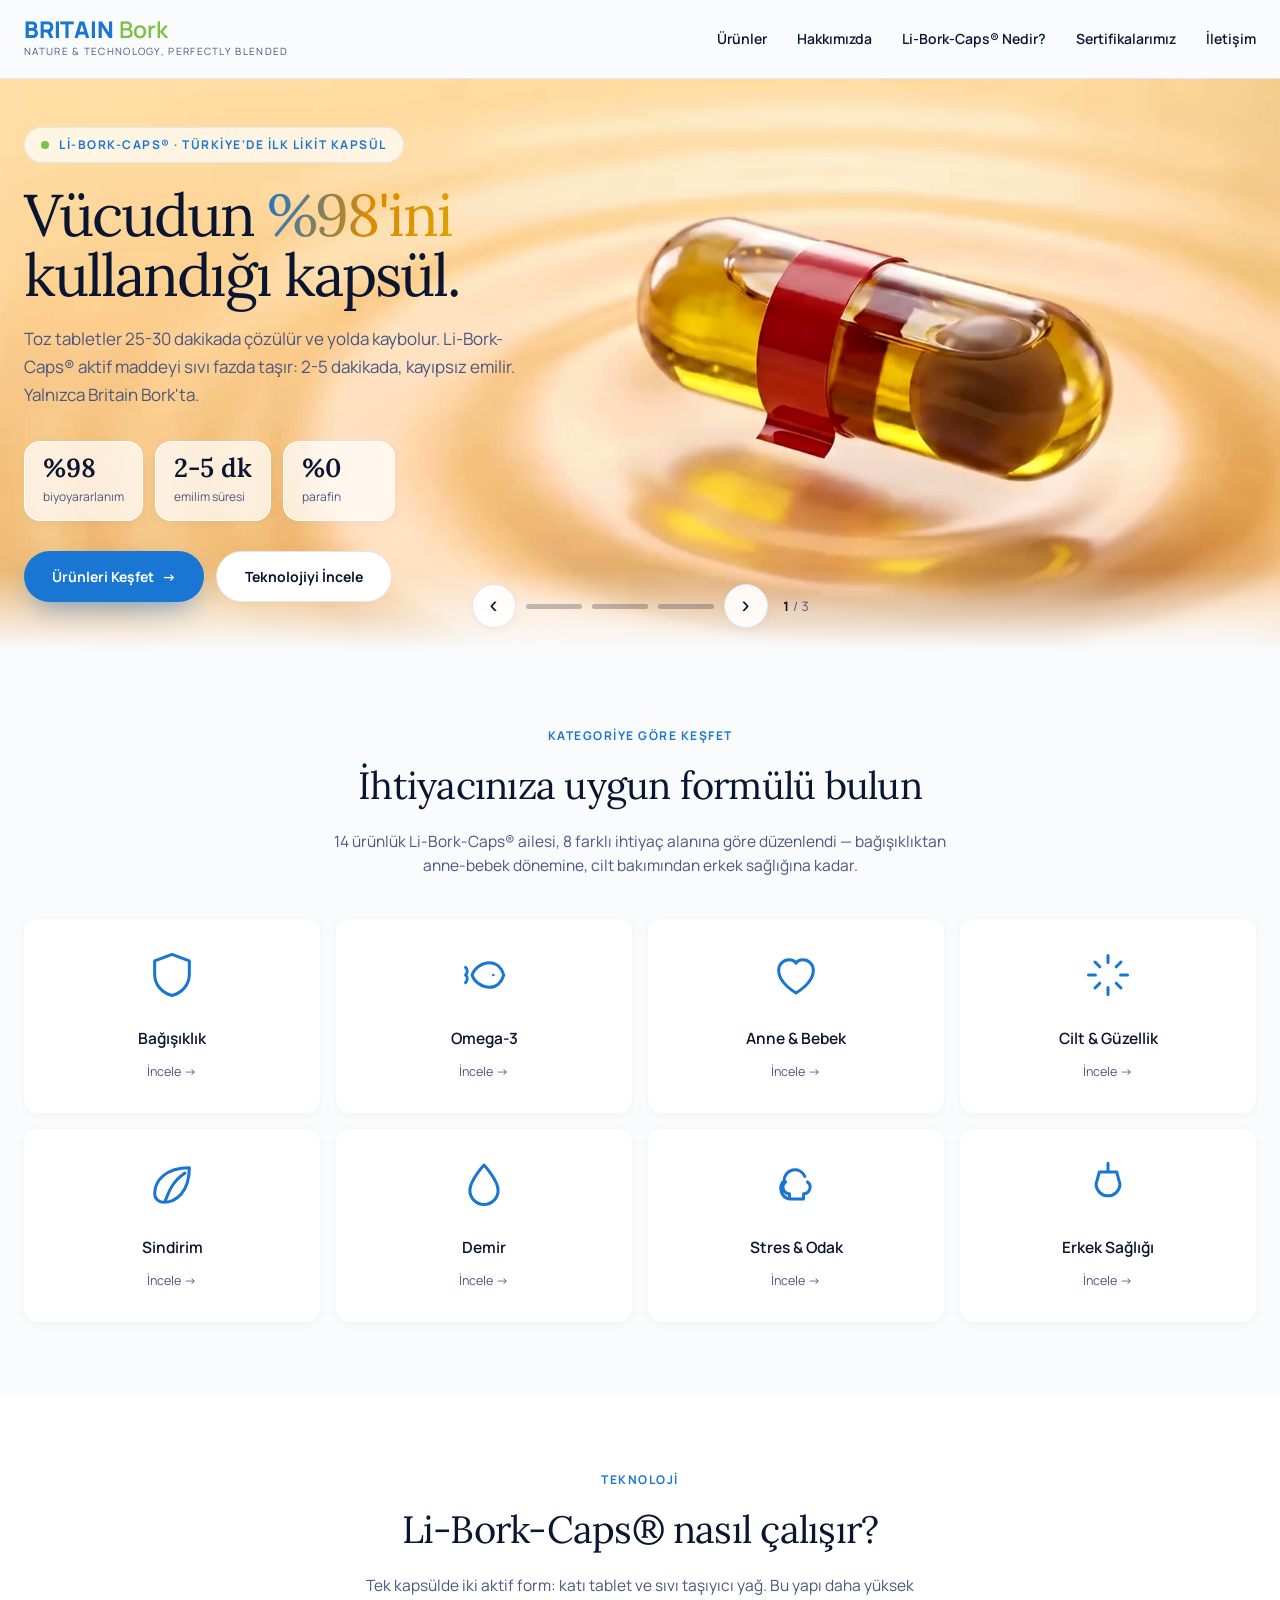
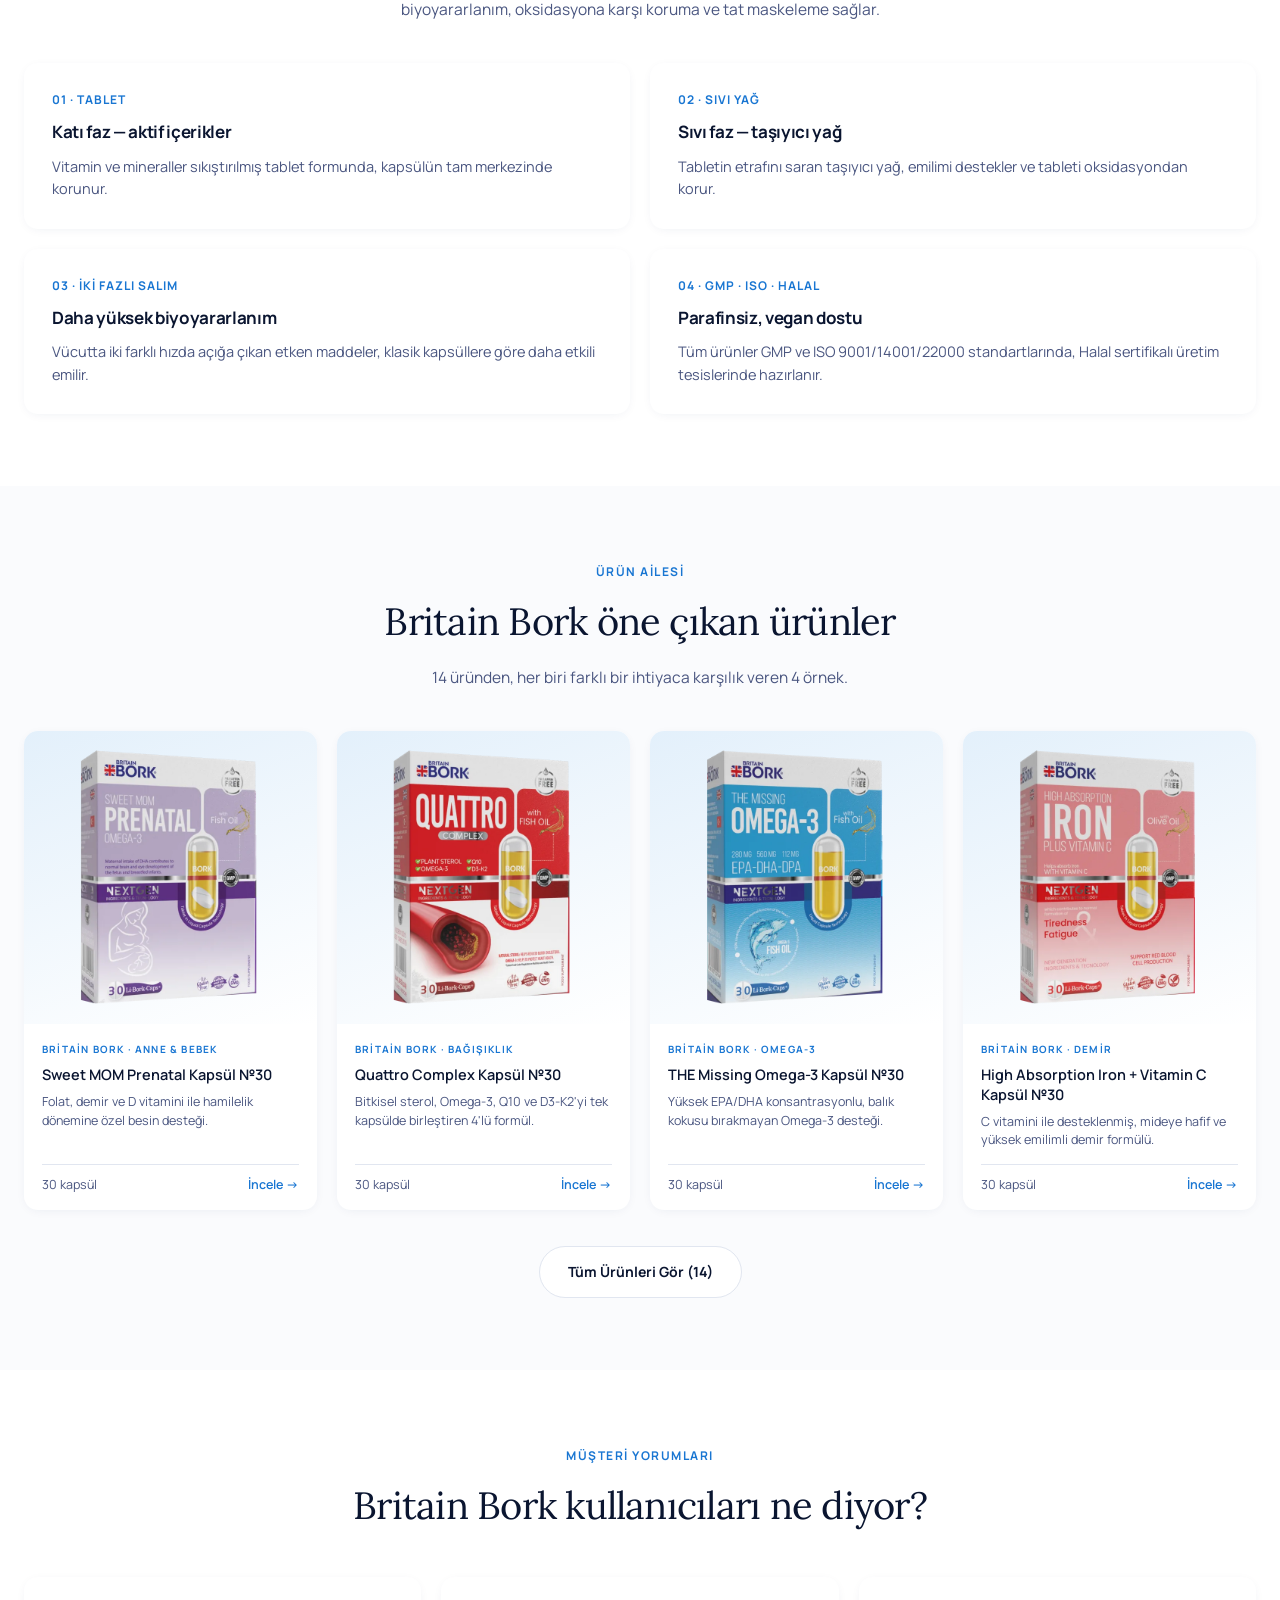
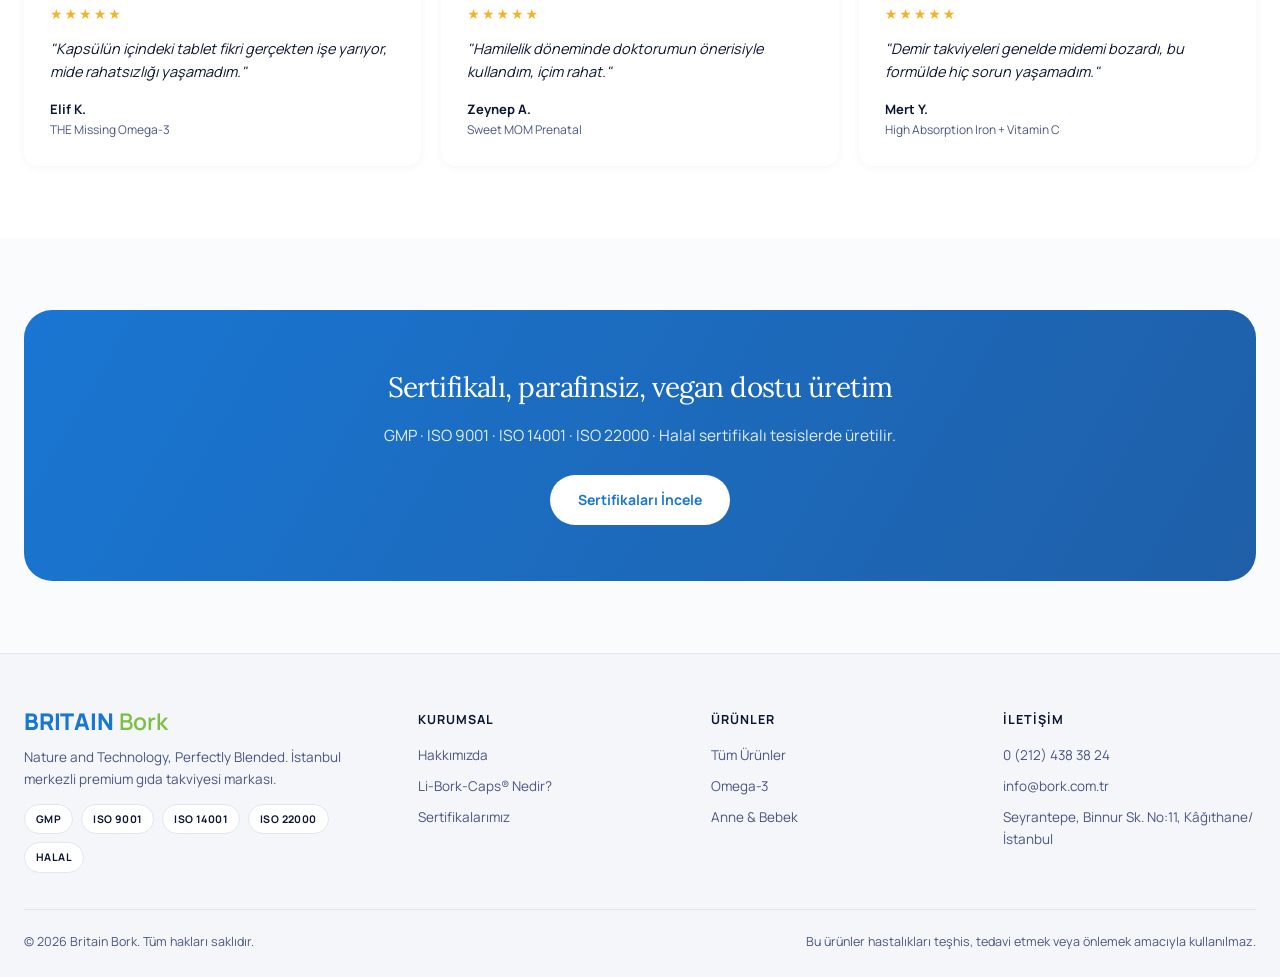
<file: index.html>
<!DOCTYPE html>
<html lang="tr">
<head>
<meta charset="UTF-8">
<meta name="viewport" content="width=device-width, initial-scale=1.0">
<title>Britain Bork | Li-Bork-Caps® Likit Kapsül Teknolojisi</title>
<meta name="description" content="Britain Bork, Bork Health'in likit kapsül teknolojisi Li-Bork-Caps® ile ürettiği premium gıda takviyesi markasıdır. Omega-3, bağışıklık, anne-bebek ve daha fazlası.">
<link rel="canonical" href="https://culfacemal-hub.github.io/britain-bork-site/">
<meta property="og:type" content="website">
<meta property="og:title" content="Britain Bork | Li-Bork-Caps® Likit Kapsül Teknolojisi">
<meta property="og:description" content="Sıvı dolu sert kapsül teknolojisiyle üretilen, biyoyararlanımı yüksek Britain Bork gıda takviyeleri.">
<meta property="og:image" content="https://culfacemal-hub.github.io/britain-bork-site/images/products/britain-bork-quattro-complex-kapsuly-n30.084d032e.webp">
<meta property="og:url" content="https://culfacemal-hub.github.io/britain-bork-site/">
<meta name="twitter:card" content="summary_large_image">
<link rel="preconnect" href="https://fonts.googleapis.com">
<link href="https://fonts.googleapis.com/css2?family=Lora:wght@400;500;600&family=Manrope:wght@400;500;600;700;800&display=swap" rel="stylesheet">
<link rel="stylesheet" href="css/style.css?v=11">
</head>
<body>

<div id="site-header" data-active="index"></div>

<section class="hero" aria-roledescription="carousel" aria-label="Li-Bork-Caps tanıtımı">
  <div class="hero-slides">
    <div class="hero-slide active">
      <div class="hero-media">
        <video class="hero-video hero-video-desktop" data-src="video/hero-capsule.mp4?v=2" poster="video/hero-poster.jpg?v=2" muted playsinline preload="none" aria-label="Li-Bork-Caps kapsülü açılıyor: içinden sıvı yağ ve tablet çıkıyor"></video>
        <video class="hero-video hero-video-mobile" data-src="video/hero-capsule-mobile.mp4?v=2" poster="video/hero-poster-mobile.jpg?v=2" width="840" height="630" muted playsinline preload="none" aria-label="Li-Bork-Caps kapsülü açılıyor: içinden sıvı yağ ve tablet çıkıyor"></video>
        <div class="hero-callout hc-oil" aria-hidden="true"><span class="hc-label"><b>Sıvı faz</b> taşıyıcı yağ</span></div>
        <div class="hero-callout hc-tab" aria-hidden="true"><span class="hc-label"><b>Katı faz</b> tablet</span></div>
        <div class="hero-fade" aria-hidden="true"></div>
      </div>
      <div class="container-x hero-inner">
    <div class="hero-copy">
      <div class="hero-eyebrow"><span class="live-dot"></span>Li-Bork-Caps® · Türkiye'de ilk likit kapsül</div>
      <h1>Vücudun <em>%98'ini</em> kullandığı kapsül.</h1>
      <p>Toz tabletler 25-30 dakikada çözülür ve yolda kaybolur. Li-Bork-Caps® aktif maddeyi sıvı fazda taşır: 2-5 dakikada, kayıpsız emilir. Yalnızca Britain Bork'ta.</p>
      <div class="hero-stats">
        <div class="hero-stat"><b><span data-count="98" data-prefix="%">%98</span></b><span>biyoyararlanım</span></div>
        <div class="hero-stat"><b>2-5 dk</b><span>emilim süresi</span></div>
        <div class="hero-stat"><b><span data-count="0" data-prefix="%">%0</span></b><span>parafin</span></div>
      </div>
      <div class="hero-cta">
        <a href="urunler.html" class="btn btn-primary btn-glow">Ürünleri Keşfet <span aria-hidden="true">→</span></a>
        <a href="liborkcaps.html" class="btn btn-outline">Teknolojiyi İncele</a>
      </div>
    </div>
      </div>
    </div>
    <div class="hero-slide">
      <div class="hero-media">
        <video class="hero-video hero-video-desktop" data-src="video/hero-glass.mp4" poster="video/hero-glass.jpg" muted playsinline preload="none" aria-label="Şeffaf kapsül açılıyor, altın renkli yağ damlası ve tablet havada süzülüyor"></video>
        <video class="hero-video hero-video-mobile" data-src="video/hero-glass-mobile.mp4" poster="video/hero-glass-mobile.jpg" width="840" height="630" muted playsinline preload="none" aria-label="Şeffaf kapsül açılıyor, altın renkli yağ damlası ve tablet havada süzülüyor"></video>
        <div class="hero-fade" aria-hidden="true"></div>
      </div>
      <div class="container-x hero-inner">
        <div class="hero-copy">
          <div class="hero-eyebrow"><span class="live-dot"></span>Tablet in Liquid Capsule</div>
          <div class="hero-title">Tek kapsülde <em>iki faz</em>.</div>
          <p>Vitamin ve mineraller katı tablette, faydalı yağlar sıvı fazda. İkisi aynı kapsülde, birbirine karışmadan — iki ayrı ürün yerine tek kapsül.</p>
          <div class="hero-cta">
            <a href="liborkcaps.html" class="btn btn-primary btn-glow">Teknolojiyi İncele <span aria-hidden="true">→</span></a>
            <a href="urunler.html" class="btn btn-outline">Ürünleri Keşfet</a>
          </div>
        </div>
      </div>
    </div>
    <div class="hero-slide">
      <div class="hero-media">
        <video class="hero-video hero-video-desktop" data-src="video/hero-classic.mp4" poster="video/hero-classic.jpg" muted playsinline preload="none" aria-label="Bantlı Li-Bork-Caps kapsülü açılıyor, içinden yağ ve tablet çıkıyor"></video>
        <video class="hero-video hero-video-mobile" data-src="video/hero-classic-mobile.mp4" poster="video/hero-classic-mobile.jpg" width="840" height="630" muted playsinline preload="none" aria-label="Bantlı Li-Bork-Caps kapsülü açılıyor, içinden yağ ve tablet çıkıyor"></video>
        <div class="hero-fade" aria-hidden="true"></div>
      </div>
      <div class="container-x hero-inner">
        <div class="hero-copy">
          <div class="hero-eyebrow"><span class="live-dot"></span>Softgel'e alternatif</div>
          <div class="hero-title">Parafinsiz. <em>Bitki bazlı.</em> Hava geçirmez.</div>
          <p>Yumuşak kapsüllerdeki parafin yok. Bitki bazlı kapsül vücutta kolayca çözülür; hava geçirmez yapısı yağı oksijenden korur.</p>
          <div class="hero-cta">
            <a href="urunler.html" class="btn btn-primary btn-glow">Ürünleri Keşfet <span aria-hidden="true">→</span></a>
            <a href="sertifikalar.html" class="btn btn-outline">Sertifikalar</a>
          </div>
        </div>
      </div>
    </div>
  </div>
  <div class="hero-nav">
    <button type="button" class="hero-arrow" data-dir="-1" aria-label="Önceki slayt">‹</button>
    <button type="button" class="hero-dot active" aria-label="Slayt 1"><i></i></button>
    <button type="button" class="hero-dot" aria-label="Slayt 2"><i></i></button>
    <button type="button" class="hero-dot" aria-label="Slayt 3"><i></i></button>
    <button type="button" class="hero-arrow" data-dir="1" aria-label="Sonraki slayt">›</button>
    <span class="hero-count" aria-hidden="true"><b>1</b> / 3</span>
  </div>
</section>

<section class="section">
  <div class="container-x">
    <div class="section-head">
      <div class="eyebrow">Kategoriye Göre Keşfet</div>
      <h2>İhtiyacınıza uygun formülü bulun</h2>
      <p>14 ürünlük Li-Bork-Caps® ailesi, 8 farklı ihtiyaç alanına göre düzenlendi — bağışıklıktan anne-bebek dönemine, cilt bakımından erkek sağlığına kadar.</p>
    </div>
    <div class="categories">
      <a class="category-card" href="urunler.html#bagisiklik">
        <svg viewBox="0 0 24 24" fill="none" stroke="currentColor" stroke-width="1.4" stroke-linecap="round" stroke-linejoin="round"><path d="M12 2.5 4 5.5v6c0 5 3.3 8.7 8 10 4.7-1.3 8-5 8-10v-6L12 2.5Z"/></svg>
        <div class="cat-title">Bağışıklık</div>
        <div class="cat-link">İncele →</div>
      </a>
      <a class="category-card" href="urunler.html#omega">
        <svg viewBox="0 0 24 24" fill="none" stroke="currentColor" stroke-width="1.4" stroke-linecap="round" stroke-linejoin="round"><path d="M6.5 12c1-3.3 4.7-5.7 8-5.7 3.3 0 5.7 2.4 6.6 5.7-.9 3.3-3.3 5.7-6.6 5.7-3.3 0-7-2.4-8-5.7Z"/><circle cx="16.3" cy="12" r=".6" fill="currentColor" stroke="none"/><path d="M3.5 8.5c1 1 1 2.5 0 3.5m0 0c1 1 1 2.5 0 3.5"/></svg>
        <div class="cat-title">Omega-3</div>
        <div class="cat-link">İncele →</div>
      </a>
      <a class="category-card" href="urunler.html#anne-bebek">
        <svg viewBox="0 0 24 24" fill="none" stroke="currentColor" stroke-width="1.4" stroke-linecap="round" stroke-linejoin="round"><path d="M12 20.3S4 15.8 4 9.9C4 7 6.2 5 8.8 5c1.4 0 2.6.6 3.2 1.6C12.6 5.6 13.8 5 15.2 5 17.8 5 20 7 20 9.9c0 5.9-8 10.4-8 10.4Z"/></svg>
        <div class="cat-title">Anne &amp; Bebek</div>
        <div class="cat-link">İncele →</div>
      </a>
      <a class="category-card" href="urunler.html#cilt">
        <svg viewBox="0 0 24 24" fill="none" stroke="currentColor" stroke-width="1.4" stroke-linecap="round" stroke-linejoin="round"><path d="M12 3v3.2M12 17.8V21M3 12h3.2M17.8 12H21M6 6l2.2 2.2M15.8 15.8 18 18M18 6l-2.2 2.2M8.2 15.8 6 18"/></svg>
        <div class="cat-title">Cilt &amp; Güzellik</div>
        <div class="cat-link">İncele →</div>
      </a>
      <a class="category-card" href="urunler.html#sindirim">
        <svg viewBox="0 0 24 24" fill="none" stroke="currentColor" stroke-width="1.4" stroke-linecap="round" stroke-linejoin="round"><path d="M20 4C9 4 4 10 4 16c0 2.2 1.8 4 4 4 6 0 12-5 12-16Z"/><path d="M9 19c1.5-3.5 2.5-8 9-12.5"/></svg>
        <div class="cat-title">Sindirim</div>
        <div class="cat-link">İncele →</div>
      </a>
      <a class="category-card" href="urunler.html#demir">
        <svg viewBox="0 0 24 24" fill="none" stroke="currentColor" stroke-width="1.4" stroke-linecap="round" stroke-linejoin="round"><path d="M12 2.8s6.5 7 6.5 11.7a6.5 6.5 0 0 1-13 0C5.5 9.8 12 2.8 12 2.8Z"/></svg>
        <div class="cat-title">Demir</div>
        <div class="cat-link">İncele →</div>
      </a>
      <a class="category-card" href="urunler.html#stres">
        <svg viewBox="0 0 24 24" fill="none" stroke="currentColor" stroke-width="1.4" stroke-linecap="round" stroke-linejoin="round"><path d="M9 18.5A5 5 0 0 1 6.5 10a5 5 0 0 1 9.6-2M9 18.5h6M9 18.5V16a3 3 0 0 1-1.8-5.4M15.5 18.5V16a3 3 0 0 0 1.8-5.4"/></svg>
        <div class="cat-title">Stres &amp; Odak</div>
        <div class="cat-link">İncele →</div>
      </a>
      <a class="category-card" href="urunler.html#prostat">
        <svg viewBox="0 0 24 24" fill="none" stroke="currentColor" stroke-width="1.4" stroke-linecap="round" stroke-linejoin="round"><path d="M12 2v4M8 6h8l1.5 5.5a5.5 5.5 0 1 1-11 0Z"/></svg>
        <div class="cat-title">Erkek Sağlığı</div>
        <div class="cat-link">İncele →</div>
      </a>
    </div>
  </div>
</section>

<section class="section" style="background:#fff;">
  <div class="container-x">
    <div class="section-head">
      <div class="eyebrow">Teknoloji</div>
      <h2>Li-Bork-Caps® nasıl çalışır?</h2>
      <p>Tek kapsülde iki aktif form: katı tablet ve sıvı taşıyıcı yağ. Bu yapı daha yüksek biyoyararlanım, oksidasyona karşı koruma ve tat maskeleme sağlar.</p>
    </div>
    <div class="steps">
      <div class="step">
        <div class="num">01 · TABLET</div>
        <h3>Katı faz — aktif içerikler</h3>
        <p>Vitamin ve mineraller sıkıştırılmış tablet formunda, kapsülün tam merkezinde korunur.</p>
      </div>
      <div class="step">
        <div class="num">02 · SIVI YAĞ</div>
        <h3>Sıvı faz — taşıyıcı yağ</h3>
        <p>Tabletin etrafını saran taşıyıcı yağ, emilimi destekler ve tableti oksidasyondan korur.</p>
      </div>
      <div class="step">
        <div class="num">03 · İKİ FAZLI SALIM</div>
        <h3>Daha yüksek biyoyararlanım</h3>
        <p>Vücutta iki farklı hızda açığa çıkan etken maddeler, klasik kapsüllere göre daha etkili emilir.</p>
      </div>
      <div class="step">
        <div class="num">04 · GMP · ISO · HALAL</div>
        <h3>Parafinsiz, vegan dostu</h3>
        <p>Tüm ürünler GMP ve ISO 9001/14001/22000 standartlarında, Halal sertifikalı üretim tesislerinde hazırlanır.</p>
      </div>
    </div>
  </div>
</section>

<section class="section">
  <div class="container-x">
    <div class="section-head">
      <div class="eyebrow">Ürün Ailesi</div>
      <h2>Britain Bork öne çıkan ürünler</h2>
      <p>14 üründen, her biri farklı bir ihtiyaca karşılık veren 4 örnek.</p>
    </div>
    <div class="product-grid" data-render="featured" data-slugs="the-missing-omega-3,sweet-mom-prenatal,iron-plus-c,quattro-complex"></div>
    <div style="text-align:center;margin-top:36px;">
      <a href="urunler.html" class="btn btn-outline">Tüm Ürünleri Gör (14)</a>
    </div>
  </div>
</section>

<section class="section" style="background:#fff;">
  <div class="container-x">
    <div class="section-head">
      <div class="eyebrow">Müşteri Yorumları</div>
      <h2>Britain Bork kullanıcıları ne diyor?</h2>
    </div>
    <div class="testimonials">
      <div class="testimonial">
        <div class="stars">★★★★★</div>
        <p class="quote">"Kapsülün içindeki tablet fikri gerçekten işe yarıyor, mide rahatsızlığı yaşamadım."</p>
        <div class="who">Elif K.</div>
        <div class="src">THE Missing Omega-3</div>
      </div>
      <div class="testimonial">
        <div class="stars">★★★★★</div>
        <p class="quote">"Hamilelik döneminde doktorumun önerisiyle kullandım, içim rahat."</p>
        <div class="who">Zeynep A.</div>
        <div class="src">Sweet MOM Prenatal</div>
      </div>
      <div class="testimonial">
        <div class="stars">★★★★★</div>
        <p class="quote">"Demir takviyeleri genelde midemi bozardı, bu formülde hiç sorun yaşamadım."</p>
        <div class="who">Mert Y.</div>
        <div class="src">High Absorption Iron + Vitamin C</div>
      </div>
    </div>
  </div>
</section>

<section class="section">
  <div class="container-x">
    <div class="cta-band">
      <h2>Sertifikalı, parafinsiz, vegan dostu üretim</h2>
      <p>GMP · ISO 9001 · ISO 14001 · ISO 22000 · Halal sertifikalı tesislerde üretilir.</p>
      <a href="sertifikalar.html" class="btn btn-primary">Sertifikaları İncele</a>
    </div>
  </div>
</section>

<div id="site-footer"></div>

<script src="js/products.js?v=3"></script>
<script src="js/partials.js?v=2"></script>
<script src="js/main.js?v=12"></script>
</body>
</html>
</file>
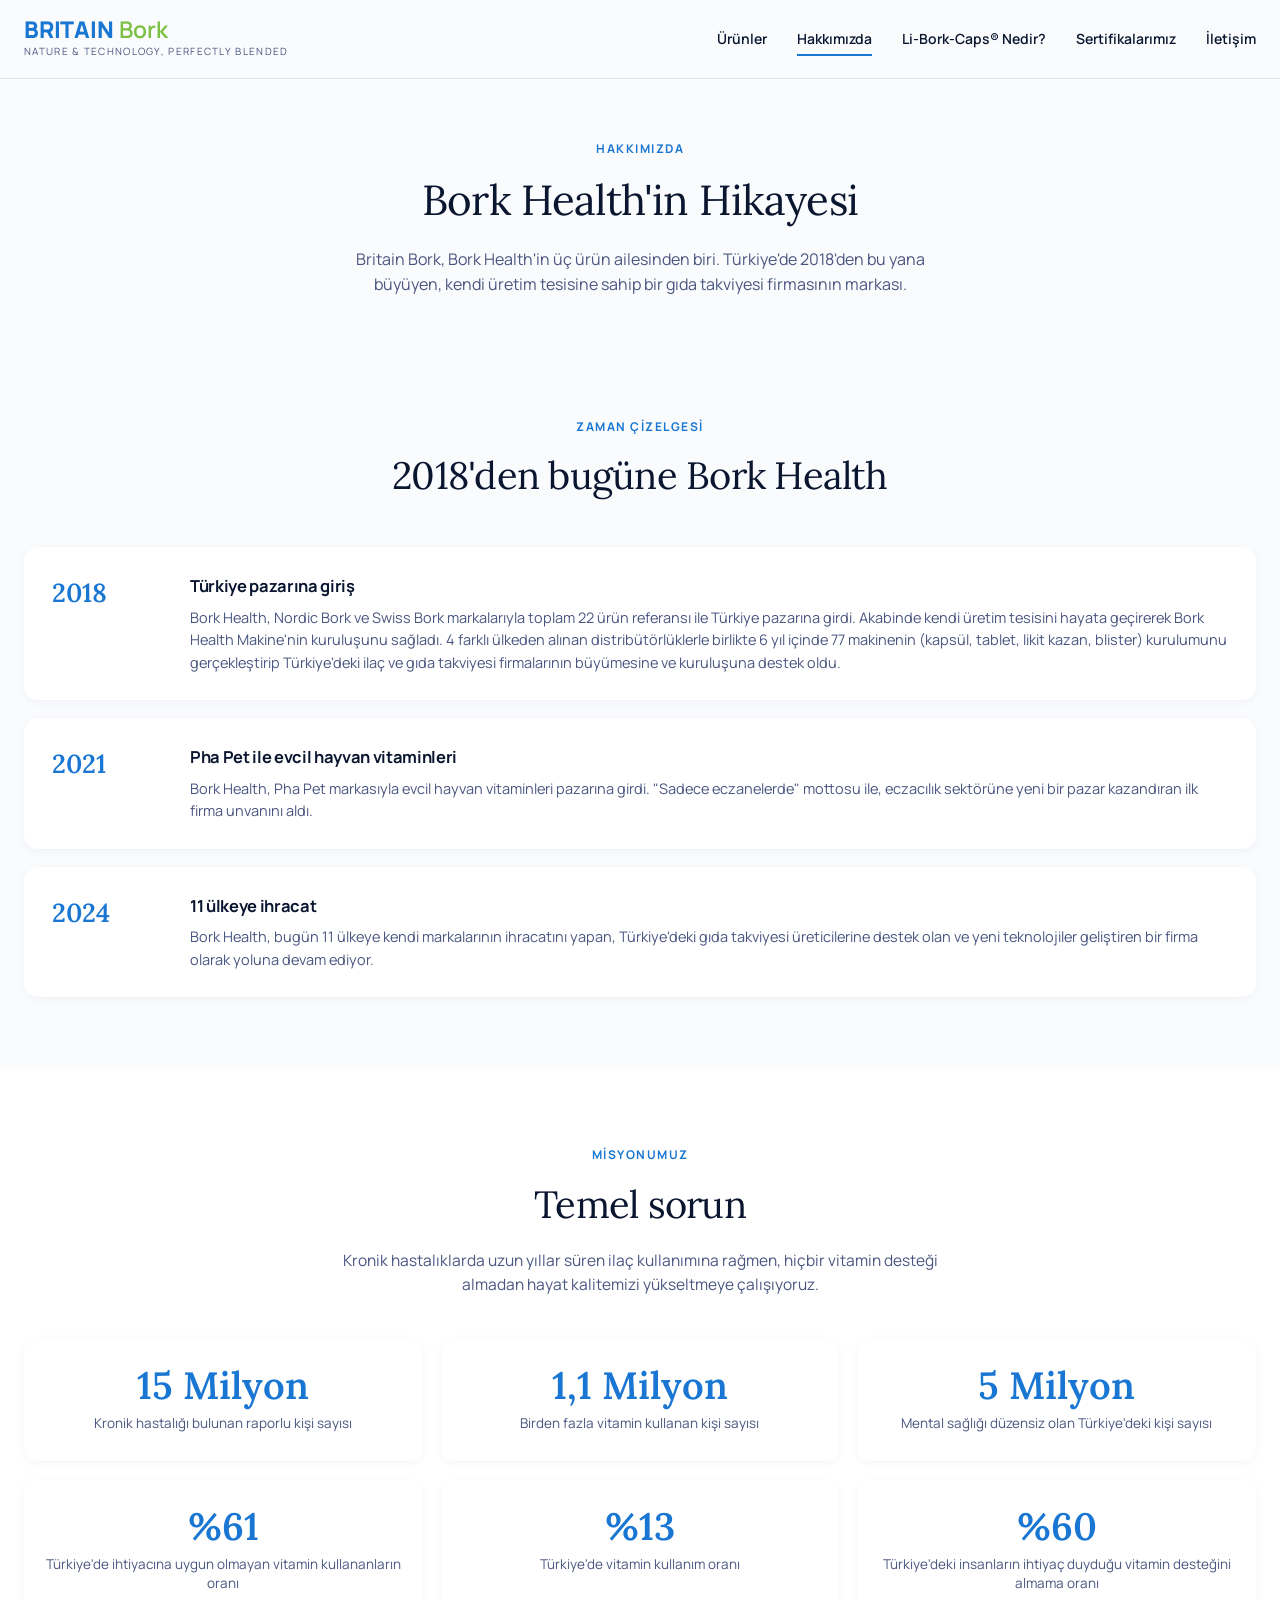
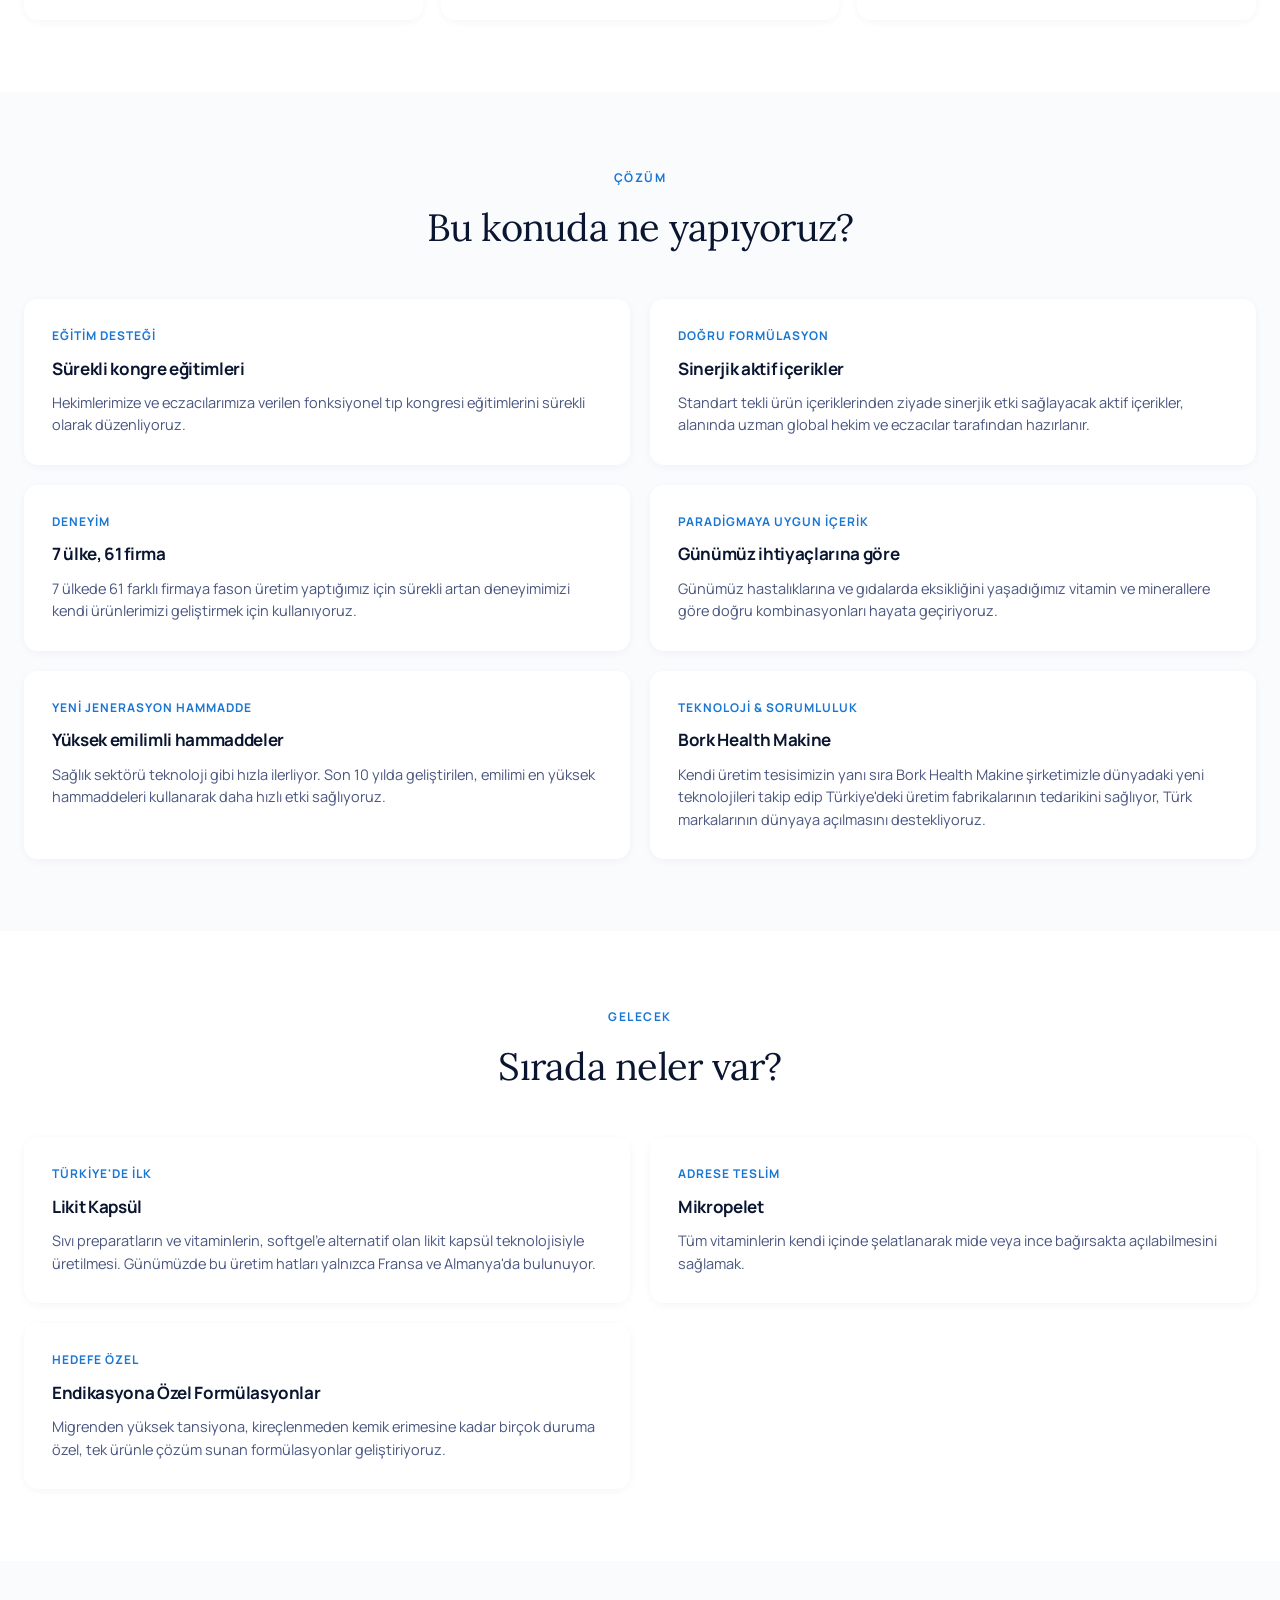
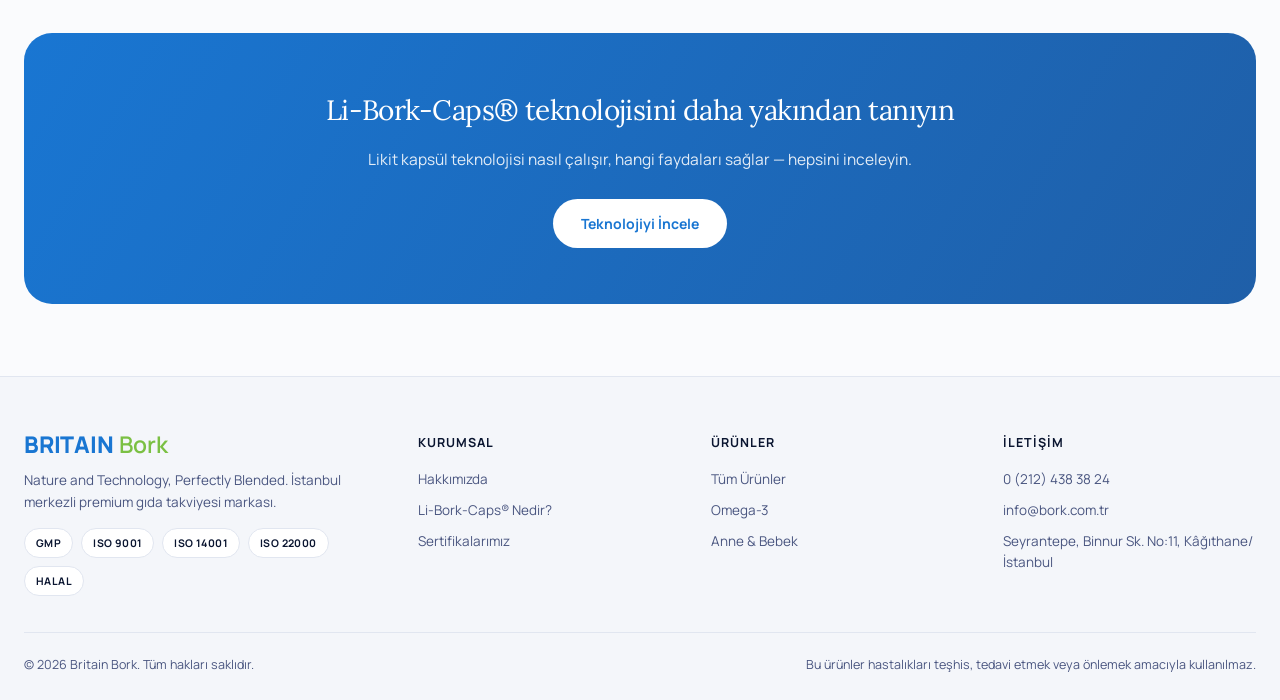
<file: hakkimizda.html>
<!DOCTYPE html>
<html lang="tr">
<head>
<meta charset="UTF-8">
<meta name="viewport" content="width=device-width, initial-scale=1.0">
<title>Hakkımızda | Britain Bork</title>
<meta name="description" content="Bork Health'in 2018'den bugüne hikayesi: Nordic Bork ve Swiss Bork girişi, kendi üretim tesisi, Pha Pet, 11 ülkeye ihracat ve Türkiye'nin vitamin ihtiyacına çözüm misyonu.">
<link rel="canonical" href="https://culfacemal-hub.github.io/britain-bork-site/hakkimizda.html">
<meta property="og:type" content="website">
<meta property="og:title" content="Hakkımızda | Britain Bork">
<meta property="og:description" content="Bork Health'in 2018'den bugüne hikayesi ve misyonu.">
<link rel="preconnect" href="https://fonts.googleapis.com">
<link href="https://fonts.googleapis.com/css2?family=Lora:wght@400;500;600&family=Manrope:wght@400;500;600;700;800&display=swap" rel="stylesheet">
<link rel="stylesheet" href="css/style.css?v=11">
</head>
<body>

<div id="site-header" data-active="hakkimizda"></div>

<section class="page-hero">
  <div class="container-x">
    <div class="eyebrow">Hakkımızda</div>
    <h1>Bork Health'in Hikayesi</h1>
    <p>Britain Bork, Bork Health'in üç ürün ailesinden biri. Türkiye'de 2018'den bu yana büyüyen, kendi üretim tesisine sahip bir gıda takviyesi firmasının markası.</p>
  </div>
</section>

<section class="section">
  <div class="container-x">
    <div class="section-head">
      <div class="eyebrow">Zaman Çizelgesi</div>
      <h2>2018'den bugüne Bork Health</h2>
    </div>
    <div class="timeline">
      <div class="timeline-item">
        <div class="year">2018</div>
        <div>
          <h3>Türkiye pazarına giriş</h3>
          <p>Bork Health, Nordic Bork ve Swiss Bork markalarıyla toplam 22 ürün referansı ile Türkiye pazarına girdi. Akabinde kendi üretim tesisini hayata geçirerek Bork Health Makine'nin kuruluşunu sağladı. 4 farklı ülkeden alınan distribütörlüklerle birlikte 6 yıl içinde 77 makinenin (kapsül, tablet, likit kazan, blister) kurulumunu gerçekleştirip Türkiye'deki ilaç ve gıda takviyesi firmalarının büyümesine ve kuruluşuna destek oldu.</p>
        </div>
      </div>
      <div class="timeline-item">
        <div class="year">2021</div>
        <div>
          <h3>Pha Pet ile evcil hayvan vitaminleri</h3>
          <p>Bork Health, Pha Pet markasıyla evcil hayvan vitaminleri pazarına girdi. "Sadece eczanelerde" mottosu ile, eczacılık sektörüne yeni bir pazar kazandıran ilk firma unvanını aldı.</p>
        </div>
      </div>
      <div class="timeline-item">
        <div class="year">2024</div>
        <div>
          <h3>11 ülkeye ihracat</h3>
          <p>Bork Health, bugün 11 ülkeye kendi markalarının ihracatını yapan, Türkiye'deki gıda takviyesi üreticilerine destek olan ve yeni teknolojiler geliştiren bir firma olarak yoluna devam ediyor.</p>
        </div>
      </div>
    </div>
  </div>
</section>

<section class="section" style="background:#fff;">
  <div class="container-x">
    <div class="section-head">
      <div class="eyebrow">Misyonumuz</div>
      <h2>Temel sorun</h2>
      <p>Kronik hastalıklarda uzun yıllar süren ilaç kullanımına rağmen, hiçbir vitamin desteği almadan hayat kalitemizi yükseltmeye çalışıyoruz.</p>
    </div>
    <div class="stats-grid">
      <div class="stat-card"><div class="num">15 Milyon</div><div class="label">Kronik hastalığı bulunan raporlu kişi sayısı</div></div>
      <div class="stat-card"><div class="num">1,1 Milyon</div><div class="label">Birden fazla vitamin kullanan kişi sayısı</div></div>
      <div class="stat-card"><div class="num">5 Milyon</div><div class="label">Mental sağlığı düzensiz olan Türkiye'deki kişi sayısı</div></div>
      <div class="stat-card"><div class="num">%61</div><div class="label">Türkiye'de ihtiyacına uygun olmayan vitamin kullananların oranı</div></div>
      <div class="stat-card"><div class="num">%13</div><div class="label">Türkiye'de vitamin kullanım oranı</div></div>
      <div class="stat-card"><div class="num">%60</div><div class="label">Türkiye'deki insanların ihtiyaç duyduğu vitamin desteğini almama oranı</div></div>
    </div>
  </div>
</section>

<section class="section">
  <div class="container-x">
    <div class="section-head">
      <div class="eyebrow">Çözüm</div>
      <h2>Bu konuda ne yapıyoruz?</h2>
    </div>
    <div class="steps">
      <div class="step">
        <div class="num">EĞİTİM DESTEĞİ</div>
        <h3>Sürekli kongre eğitimleri</h3>
        <p>Hekimlerimize ve eczacılarımıza verilen fonksiyonel tıp kongresi eğitimlerini sürekli olarak düzenliyoruz.</p>
      </div>
      <div class="step">
        <div class="num">DOĞRU FORMÜLASYON</div>
        <h3>Sinerjik aktif içerikler</h3>
        <p>Standart tekli ürün içeriklerinden ziyade sinerjik etki sağlayacak aktif içerikler, alanında uzman global hekim ve eczacılar tarafından hazırlanır.</p>
      </div>
      <div class="step">
        <div class="num">DENEYİM</div>
        <h3>7 ülke, 61 firma</h3>
        <p>7 ülkede 61 farklı firmaya fason üretim yaptığımız için sürekli artan deneyimimizi kendi ürünlerimizi geliştirmek için kullanıyoruz.</p>
      </div>
      <div class="step">
        <div class="num">PARADİGMAYA UYGUN İÇERİK</div>
        <h3>Günümüz ihtiyaçlarına göre</h3>
        <p>Günümüz hastalıklarına ve gıdalarda eksikliğini yaşadığımız vitamin ve minerallere göre doğru kombinasyonları hayata geçiriyoruz.</p>
      </div>
      <div class="step">
        <div class="num">YENİ JENERASYON HAMMADDE</div>
        <h3>Yüksek emilimli hammaddeler</h3>
        <p>Sağlık sektörü teknoloji gibi hızla ilerliyor. Son 10 yılda geliştirilen, emilimi en yüksek hammaddeleri kullanarak daha hızlı etki sağlıyoruz.</p>
      </div>
      <div class="step">
        <div class="num">TEKNOLOJİ &amp; SORUMLULUK</div>
        <h3>Bork Health Makine</h3>
        <p>Kendi üretim tesisimizin yanı sıra Bork Health Makine şirketimizle dünyadaki yeni teknolojileri takip edip Türkiye'deki üretim fabrikalarının tedarikini sağlıyor, Türk markalarının dünyaya açılmasını destekliyoruz.</p>
      </div>
    </div>
  </div>
</section>

<section class="section" style="background:#fff;">
  <div class="container-x">
    <div class="section-head">
      <div class="eyebrow">Gelecek</div>
      <h2>Sırada neler var?</h2>
    </div>
    <div class="steps">
      <div class="step">
        <div class="num">TÜRKİYE'DE İLK</div>
        <h3>Likit Kapsül</h3>
        <p>Sıvı preparatların ve vitaminlerin, softgel'e alternatif olan likit kapsül teknolojisiyle üretilmesi. Günümüzde bu üretim hatları yalnızca Fransa ve Almanya'da bulunuyor.</p>
      </div>
      <div class="step">
        <div class="num">ADRESE TESLİM</div>
        <h3>Mikropelet</h3>
        <p>Tüm vitaminlerin kendi içinde şelatlanarak mide veya ince bağırsakta açılabilmesini sağlamak.</p>
      </div>
      <div class="step">
        <div class="num">HEDEFE ÖZEL</div>
        <h3>Endikasyona Özel Formülasyonlar</h3>
        <p>Migrenden yüksek tansiyona, kireçlenmeden kemik erimesine kadar birçok duruma özel, tek ürünle çözüm sunan formülasyonlar geliştiriyoruz.</p>
      </div>
    </div>
  </div>
</section>

<section class="section">
  <div class="container-x">
    <div class="cta-band">
      <h2>Li-Bork-Caps® teknolojisini daha yakından tanıyın</h2>
      <p>Likit kapsül teknolojisi nasıl çalışır, hangi faydaları sağlar — hepsini inceleyin.</p>
      <a href="liborkcaps.html" class="btn btn-primary">Teknolojiyi İncele</a>
    </div>
  </div>
</section>

<div id="site-footer"></div>

<script src="js/partials.js?v=2"></script>
<script src="js/main.js?v=11"></script>
</body>
</html>
</file>
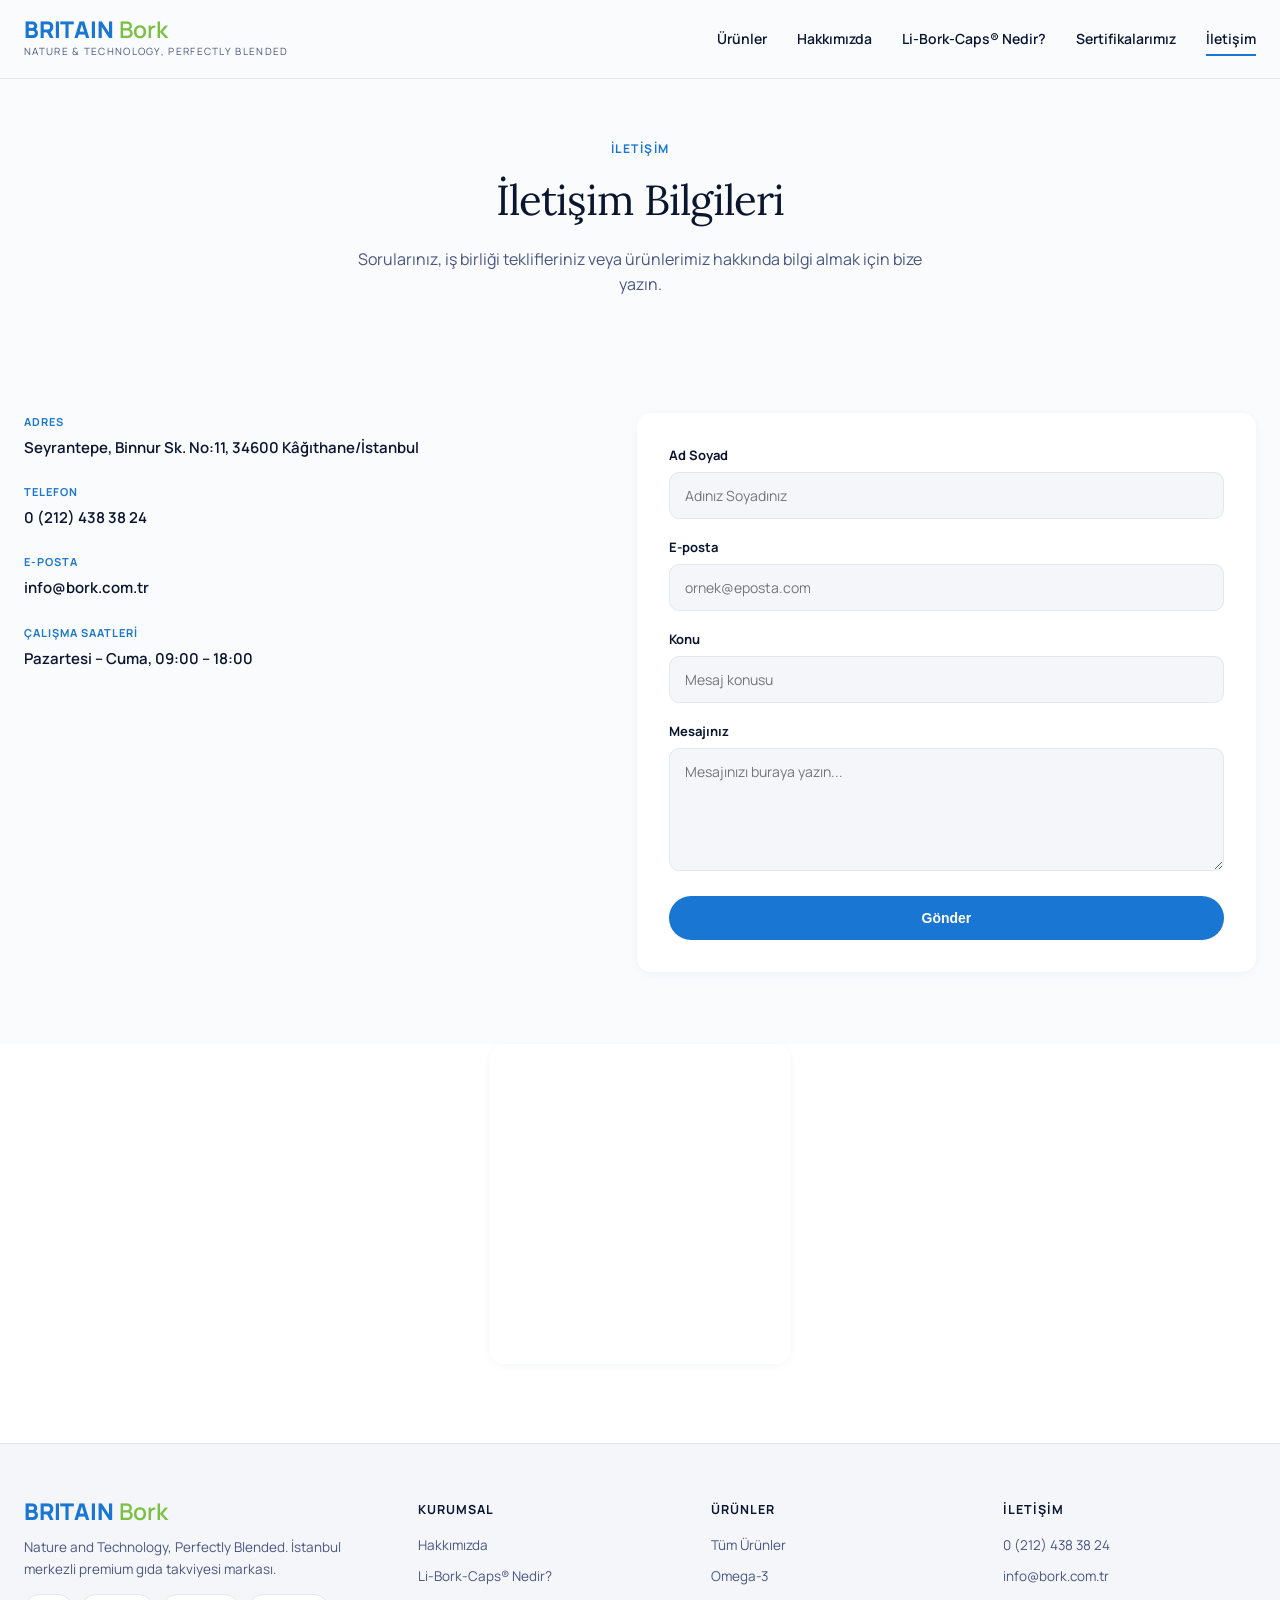
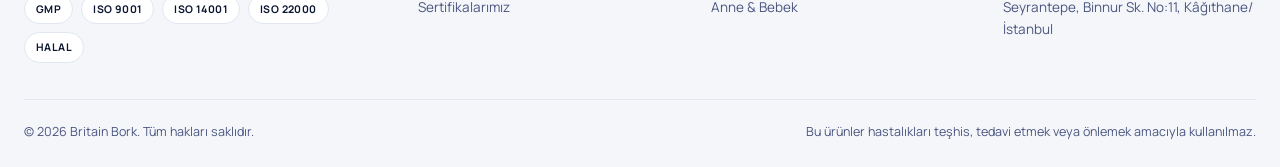
<file: iletisim.html>
<!DOCTYPE html>
<html lang="tr">
<head>
<meta charset="UTF-8">
<meta name="viewport" content="width=device-width, initial-scale=1.0">
<title>İletişim | Britain Bork</title>
<meta name="description" content="Britain Bork ile iletişime geçin: Seyrantepe, Kâğıthane/İstanbul adresi, telefon, e-posta ve online form.">
<link rel="canonical" href="https://culfacemal-hub.github.io/britain-bork-site/iletisim.html">
<meta property="og:type" content="website">
<meta property="og:title" content="İletişim | Britain Bork">
<meta property="og:description" content="Britain Bork ile iletişime geçin.">
<link rel="preconnect" href="https://fonts.googleapis.com">
<link href="https://fonts.googleapis.com/css2?family=Lora:wght@400;500;600&family=Manrope:wght@400;500;600;700;800&display=swap" rel="stylesheet">
<link rel="stylesheet" href="css/style.css?v=11">
</head>
<body>

<div id="site-header" data-active="iletisim"></div>

<section class="page-hero">
  <div class="container-x">
    <div class="eyebrow">İletişim</div>
    <h1>İletişim Bilgileri</h1>
    <p>Sorularınız, iş birliği teklifleriniz veya ürünlerimiz hakkında bilgi almak için bize yazın.</p>
  </div>
</section>

<section class="section">
  <div class="container-x contact-wrap">
    <div class="contact-info">
      <div class="item">
        <div class="label">Adres</div>
        <div class="value">Seyrantepe, Binnur Sk. No:11, 34600 Kâğıthane/İstanbul</div>
      </div>
      <div class="item">
        <div class="label">Telefon</div>
        <div class="value">0 (212) 438 38 24</div>
      </div>
      <div class="item">
        <div class="label">E-posta</div>
        <div class="value">info@bork.com.tr</div>
      </div>
      <div class="item">
        <div class="label">Çalışma Saatleri</div>
        <div class="value">Pazartesi – Cuma, 09:00 – 18:00</div>
      </div>
    </div>

    <form class="contact-form" action="https://formsubmit.co/info@bork.com.tr" method="POST">
      <input type="hidden" name="_subject" value="Britain Bork sitesinden yeni mesaj">
      <input type="hidden" name="_template" value="table">
      <input type="hidden" name="_next" value="https://culfacemal-hub.github.io/britain-bork-site/iletisim.html?sent=1">
      <input type="text" name="_honey" style="display:none" tabindex="-1" autocomplete="off">

      <label for="name">Ad Soyad</label>
      <input id="name" name="name" type="text" placeholder="Adınız Soyadınız" required>

      <label for="email">E-posta</label>
      <input id="email" name="email" type="email" placeholder="ornek@eposta.com" required>

      <label for="subject">Konu</label>
      <input id="subject" name="subject" type="text" placeholder="Mesaj konusu">

      <label for="message">Mesajınız</label>
      <textarea id="message" name="message" rows="5" placeholder="Mesajınızı buraya yazın..." required></textarea>

      <button type="submit" class="btn btn-primary" style="width:100%;justify-content:center;">Gönder</button>
      <p id="form-sent-note" style="display:none;text-align:center;color:var(--blue);font-size:13.5px;margin-top:14px;">Mesajınız alındı, teşekkürler!</p>
    </form>
  </div>
</section>

<section class="section" style="background:#fff;padding-top:0;">
  <div class="container-x">
    <div class="split" style="grid-template-columns:1fr;text-align:center;">
      <div style="max-width:520px;margin:0 auto;">
        <iframe
          title="Bork Health konum"
          style="width:100%;height:320px;border:0;border-radius:var(--radius);box-shadow:var(--shadow-card);"
          loading="lazy"
          src="https://www.google.com/maps?q=Seyrantepe,+Binnur+Sk+No:11,+Kâğıthane/İstanbul&output=embed">
        </iframe>
      </div>
    </div>
  </div>
</section>

<div id="site-footer"></div>

<script src="js/partials.js?v=2"></script>
<script src="js/main.js?v=11"></script>
</body>
</html>
</file>
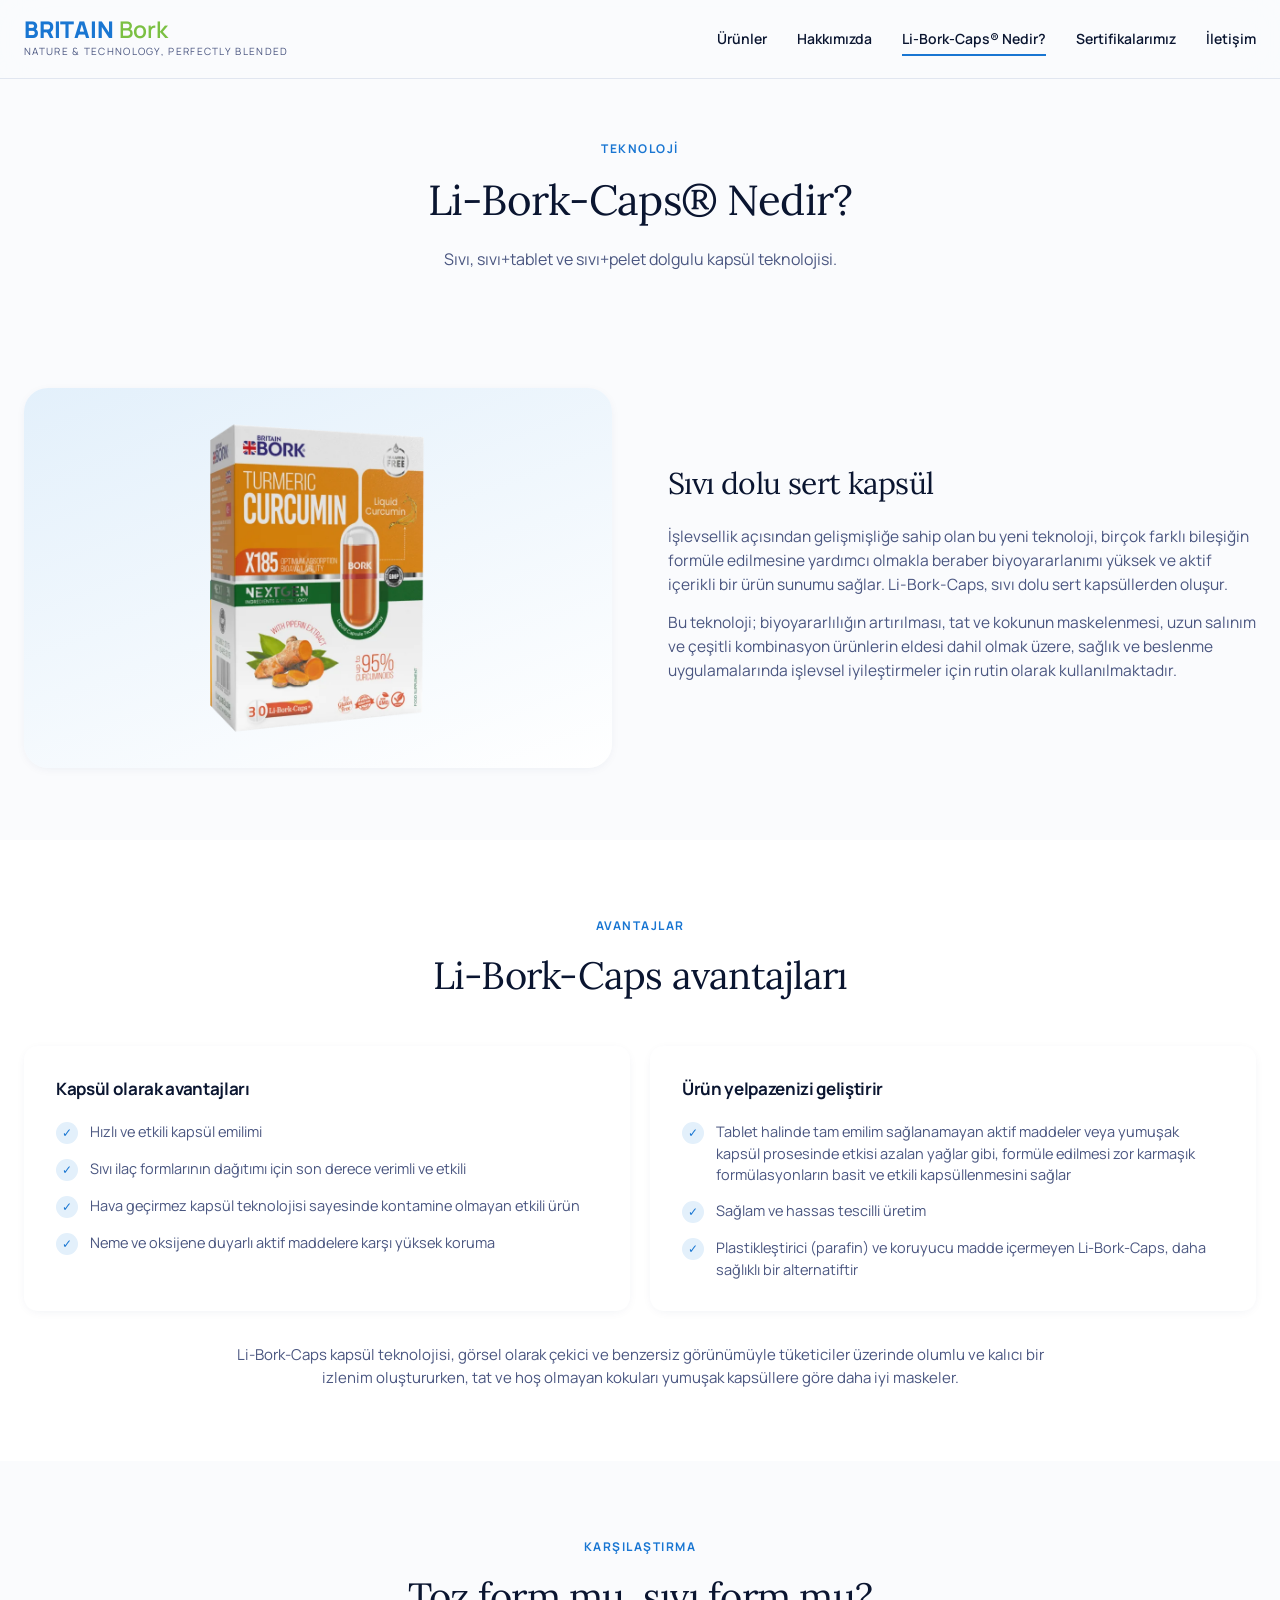
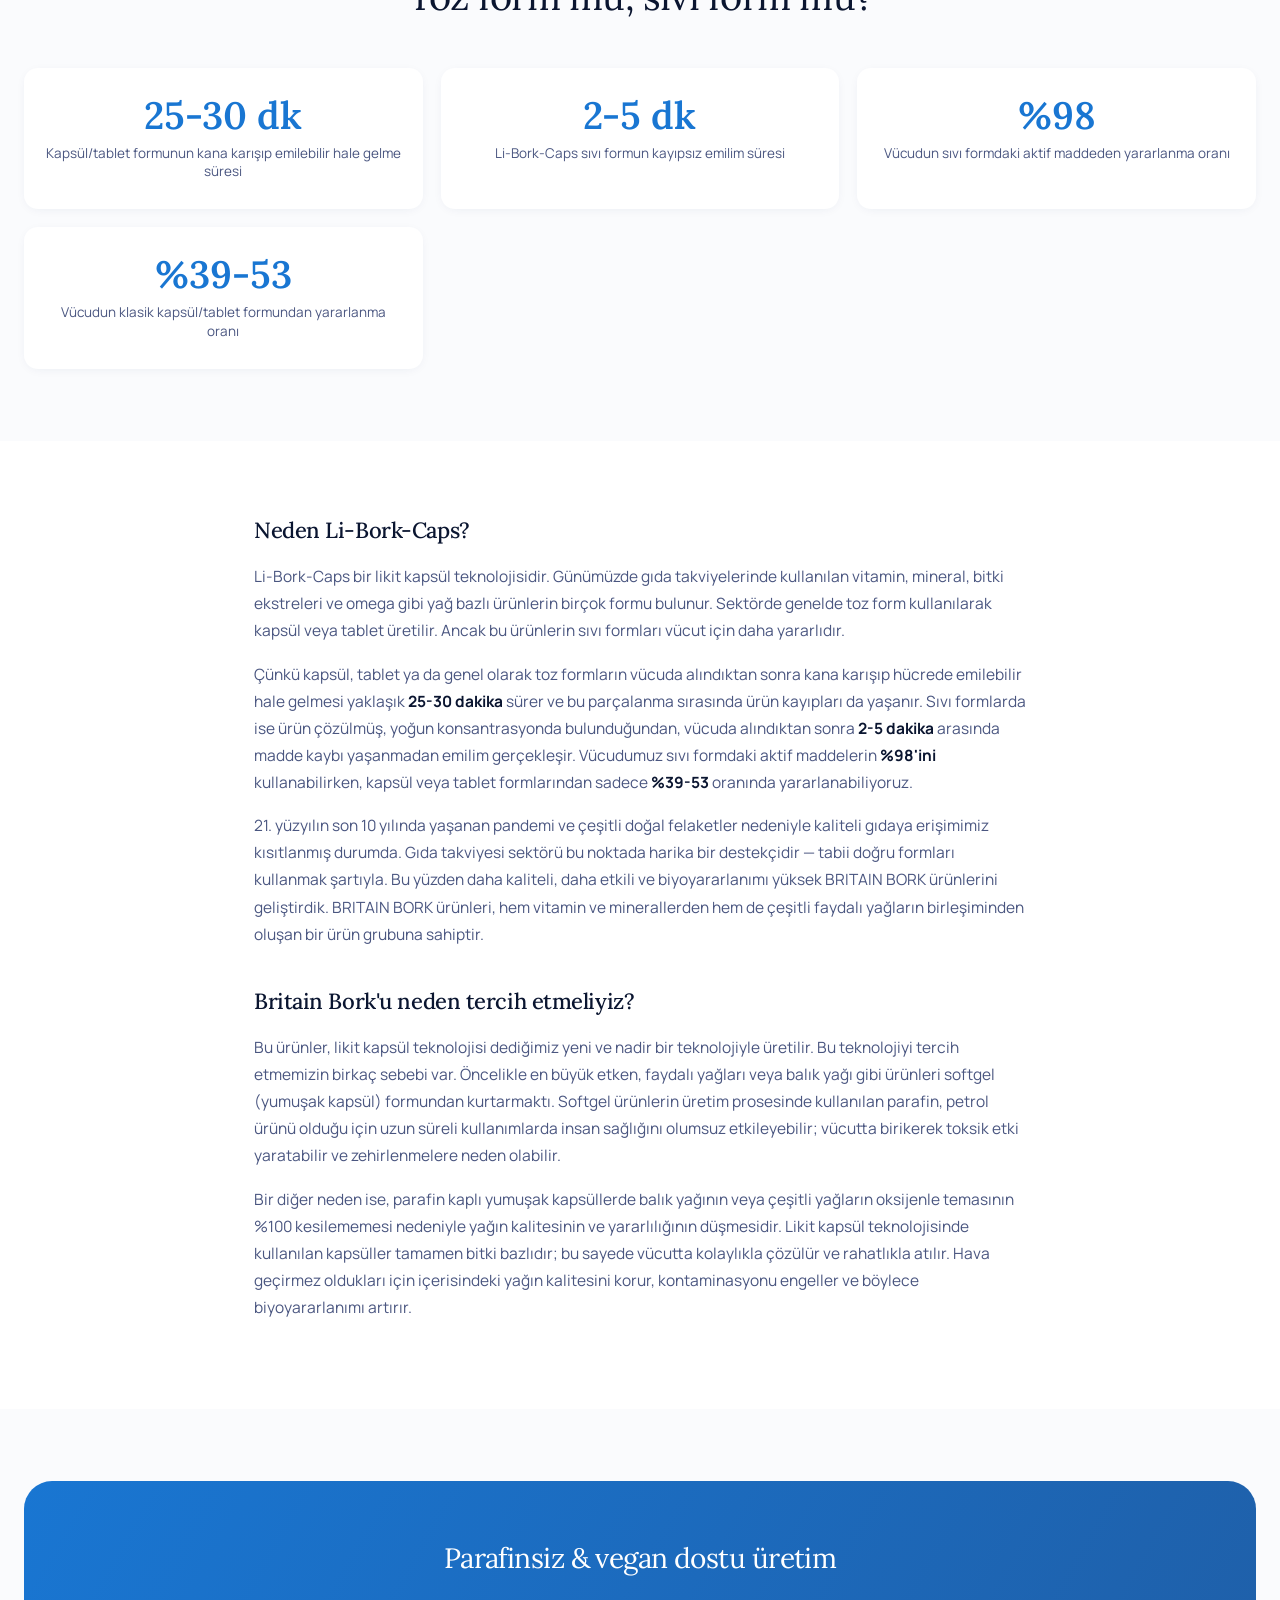
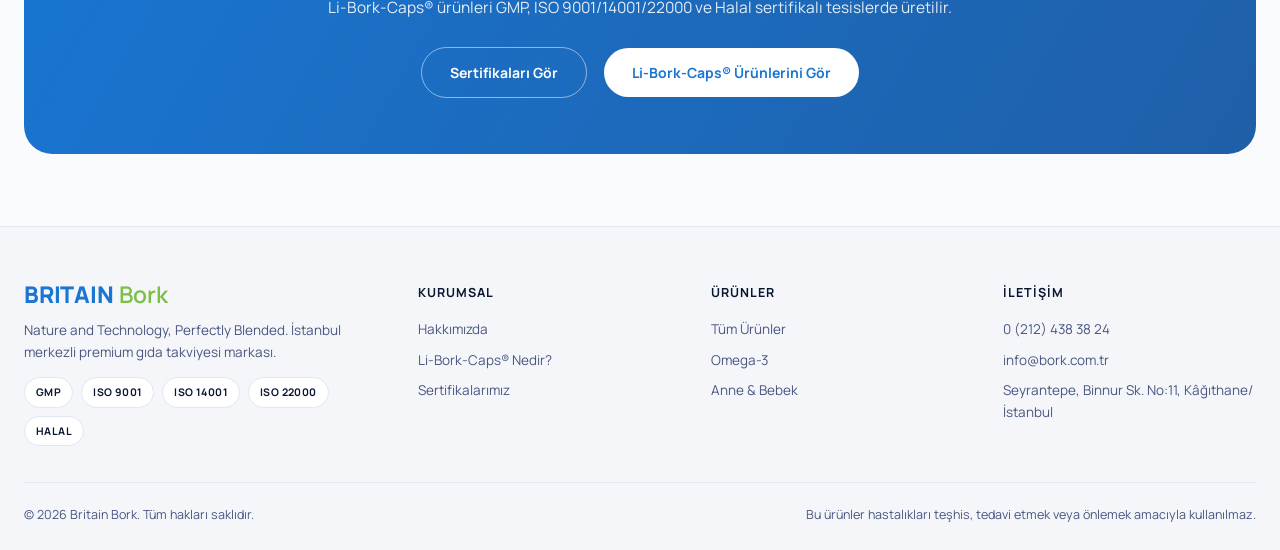
<file: liborkcaps.html>
<!DOCTYPE html>
<html lang="tr">
<head>
<meta charset="UTF-8">
<meta name="viewport" content="width=device-width, initial-scale=1.0">
<title>Li-Bork-Caps® Nedir? | Britain Bork</title>
<meta name="description" content="Li-Bork-Caps® likit kapsül teknolojisi: sıvı dolu sert kapsülle %98 biyoyararlanım, 2-5 dakikada emilim, parafinsiz ve vegan dostu üretim.">
<link rel="canonical" href="https://culfacemal-hub.github.io/britain-bork-site/liborkcaps.html">
<meta property="og:type" content="website">
<meta property="og:title" content="Li-Bork-Caps® Nedir? | Britain Bork">
<meta property="og:description" content="Sıvı dolu sert kapsül teknolojisiyle %98 biyoyararlanım.">
<link rel="preconnect" href="https://fonts.googleapis.com">
<link href="https://fonts.googleapis.com/css2?family=Lora:wght@400;500;600&family=Manrope:wght@400;500;600;700;800&display=swap" rel="stylesheet">
<link rel="stylesheet" href="css/style.css?v=11">
</head>
<body>

<div id="site-header" data-active="liborkcaps"></div>

<section class="page-hero">
  <div class="container-x">
    <div class="eyebrow">Teknoloji</div>
    <h1>Li-Bork-Caps® Nedir?</h1>
    <p>Sıvı, sıvı+tablet ve sıvı+pelet dolgulu kapsül teknolojisi.</p>
  </div>
</section>

<section class="section">
  <div class="container-x split">
    <div class="visual"><img src="images/products/britain-bork-curcumin-x185-kapsuly-n30.d8f02d63.webp" alt="Li-Bork-Caps" width="700" height="700" loading="lazy"></div>
    <div>
      <h2>Sıvı dolu sert kapsül</h2>
      <p>İşlevsellik açısından gelişmişliğe sahip olan bu yeni teknoloji, birçok farklı bileşiğin formüle edilmesine yardımcı olmakla beraber biyoyararlanımı yüksek ve aktif içerikli bir ürün sunumu sağlar. Li-Bork-Caps, sıvı dolu sert kapsüllerden oluşur.</p>
      <p>Bu teknoloji; biyoyararlılığın artırılması, tat ve kokunun maskelenmesi, uzun salınım ve çeşitli kombinasyon ürünlerin eldesi dahil olmak üzere, sağlık ve beslenme uygulamalarında işlevsel iyileştirmeler için rutin olarak kullanılmaktadır.</p>
    </div>
  </div>
</section>

<section class="section" style="background:#fff;">
  <div class="container-x">
    <div class="section-head">
      <div class="eyebrow">Avantajlar</div>
      <h2>Li-Bork-Caps avantajları</h2>
    </div>
    <div class="grid-2">
      <div class="check-card">
        <h3>Kapsül olarak avantajları</h3>
        <ul class="check-list">
          <li>Hızlı ve etkili kapsül emilimi</li>
          <li>Sıvı ilaç formlarının dağıtımı için son derece verimli ve etkili</li>
          <li>Hava geçirmez kapsül teknolojisi sayesinde kontamine olmayan etkili ürün</li>
          <li>Neme ve oksijene duyarlı aktif maddelere karşı yüksek koruma</li>
        </ul>
      </div>
      <div class="check-card">
        <h3>Ürün yelpazenizi geliştirir</h3>
        <ul class="check-list">
          <li>Tablet halinde tam emilim sağlanamayan aktif maddeler veya yumuşak kapsül prosesinde etkisi azalan yağlar gibi, formüle edilmesi zor karmaşık formülasyonların basit ve etkili kapsüllenmesini sağlar</li>
          <li>Sağlam ve hassas tescilli üretim</li>
          <li>Plastikleştirici (parafin) ve koruyucu madde içermeyen Li-Bork-Caps, daha sağlıklı bir alternatiftir</li>
        </ul>
      </div>
    </div>
    <p style="max-width:820px;margin:32px auto 0;text-align:center;color:var(--ink-soft);font-size:15px;">Li-Bork-Caps kapsül teknolojisi, görsel olarak çekici ve benzersiz görünümüyle tüketiciler üzerinde olumlu ve kalıcı bir izlenim oluştururken, tat ve hoş olmayan kokuları yumuşak kapsüllere göre daha iyi maskeler.</p>
  </div>
</section>

<section class="section">
  <div class="container-x">
    <div class="section-head">
      <div class="eyebrow">Karşılaştırma</div>
      <h2>Toz form mu, sıvı form mu?</h2>
    </div>
    <div class="stats-grid">
      <div class="stat-card"><div class="num">25-30 dk</div><div class="label">Kapsül/tablet formunun kana karışıp emilebilir hale gelme süresi</div></div>
      <div class="stat-card"><div class="num">2-5 dk</div><div class="label">Li-Bork-Caps sıvı formun kayıpsız emilim süresi</div></div>
      <div class="stat-card"><div class="num">%98</div><div class="label">Vücudun sıvı formdaki aktif maddeden yararlanma oranı</div></div>
      <div class="stat-card"><div class="num">%39-53</div><div class="label">Vücudun klasik kapsül/tablet formundan yararlanma oranı</div></div>
    </div>
  </div>
</section>

<section class="section" style="background:#fff;">
  <div class="container-x prose">
    <h3>Neden Li-Bork-Caps?</h3>
    <p>Li-Bork-Caps bir likit kapsül teknolojisidir. Günümüzde gıda takviyelerinde kullanılan vitamin, mineral, bitki ekstreleri ve omega gibi yağ bazlı ürünlerin birçok formu bulunur. Sektörde genelde toz form kullanılarak kapsül veya tablet üretilir. Ancak bu ürünlerin sıvı formları vücut için daha yararlıdır.</p>
    <p>Çünkü kapsül, tablet ya da genel olarak toz formların vücuda alındıktan sonra kana karışıp hücrede emilebilir hale gelmesi yaklaşık <strong>25-30 dakika</strong> sürer ve bu parçalanma sırasında ürün kayıpları da yaşanır. Sıvı formlarda ise ürün çözülmüş, yoğun konsantrasyonda bulunduğundan, vücuda alındıktan sonra <strong>2-5 dakika</strong> arasında madde kaybı yaşanmadan emilim gerçekleşir. Vücudumuz sıvı formdaki aktif maddelerin <strong>%98'ini</strong> kullanabilirken, kapsül veya tablet formlarından sadece <strong>%39-53</strong> oranında yararlanabiliyoruz.</p>
    <p>21. yüzyılın son 10 yılında yaşanan pandemi ve çeşitli doğal felaketler nedeniyle kaliteli gıdaya erişimimiz kısıtlanmış durumda. Gıda takviyesi sektörü bu noktada harika bir destekçidir — tabii doğru formları kullanmak şartıyla. Bu yüzden daha kaliteli, daha etkili ve biyoyararlanımı yüksek BRITAIN BORK ürünlerini geliştirdik. BRITAIN BORK ürünleri, hem vitamin ve minerallerden hem de çeşitli faydalı yağların birleşiminden oluşan bir ürün grubuna sahiptir.</p>

    <h3>Britain Bork'u neden tercih etmeliyiz?</h3>
    <p>Bu ürünler, likit kapsül teknolojisi dediğimiz yeni ve nadir bir teknolojiyle üretilir. Bu teknolojiyi tercih etmemizin birkaç sebebi var. Öncelikle en büyük etken, faydalı yağları veya balık yağı gibi ürünleri softgel (yumuşak kapsül) formundan kurtarmaktı. Softgel ürünlerin üretim prosesinde kullanılan parafin, petrol ürünü olduğu için uzun süreli kullanımlarda insan sağlığını olumsuz etkileyebilir; vücutta birikerek toksik etki yaratabilir ve zehirlenmelere neden olabilir.</p>
    <p>Bir diğer neden ise, parafin kaplı yumuşak kapsüllerde balık yağının veya çeşitli yağların oksijenle temasının %100 kesilememesi nedeniyle yağın kalitesinin ve yararlılığının düşmesidir. Likit kapsül teknolojisinde kullanılan kapsüller tamamen bitki bazlıdır; bu sayede vücutta kolaylıkla çözülür ve rahatlıkla atılır. Hava geçirmez oldukları için içerisindeki yağın kalitesini korur, kontaminasyonu engeller ve böylece biyoyararlanımı artırır.</p>
  </div>
</section>

<section class="section">
  <div class="container-x">
    <div class="cta-band">
      <h2>Parafinsiz &amp; vegan dostu üretim</h2>
      <p>Li-Bork-Caps® ürünleri GMP, ISO 9001/14001/22000 ve Halal sertifikalı tesislerde üretilir.</p>
      <a href="sertifikalar.html" class="btn btn-outline" style="background:transparent;border-color:rgba(255,255,255,.5);color:#fff;">Sertifikaları Gör</a>
      <a href="urunler.html" class="btn btn-primary" style="margin-left:14px;">Li-Bork-Caps® Ürünlerini Gör</a>
    </div>
  </div>
</section>

<div id="site-footer"></div>

<script src="js/partials.js?v=2"></script>
<script src="js/main.js?v=11"></script>
</body>
</html>
</file>
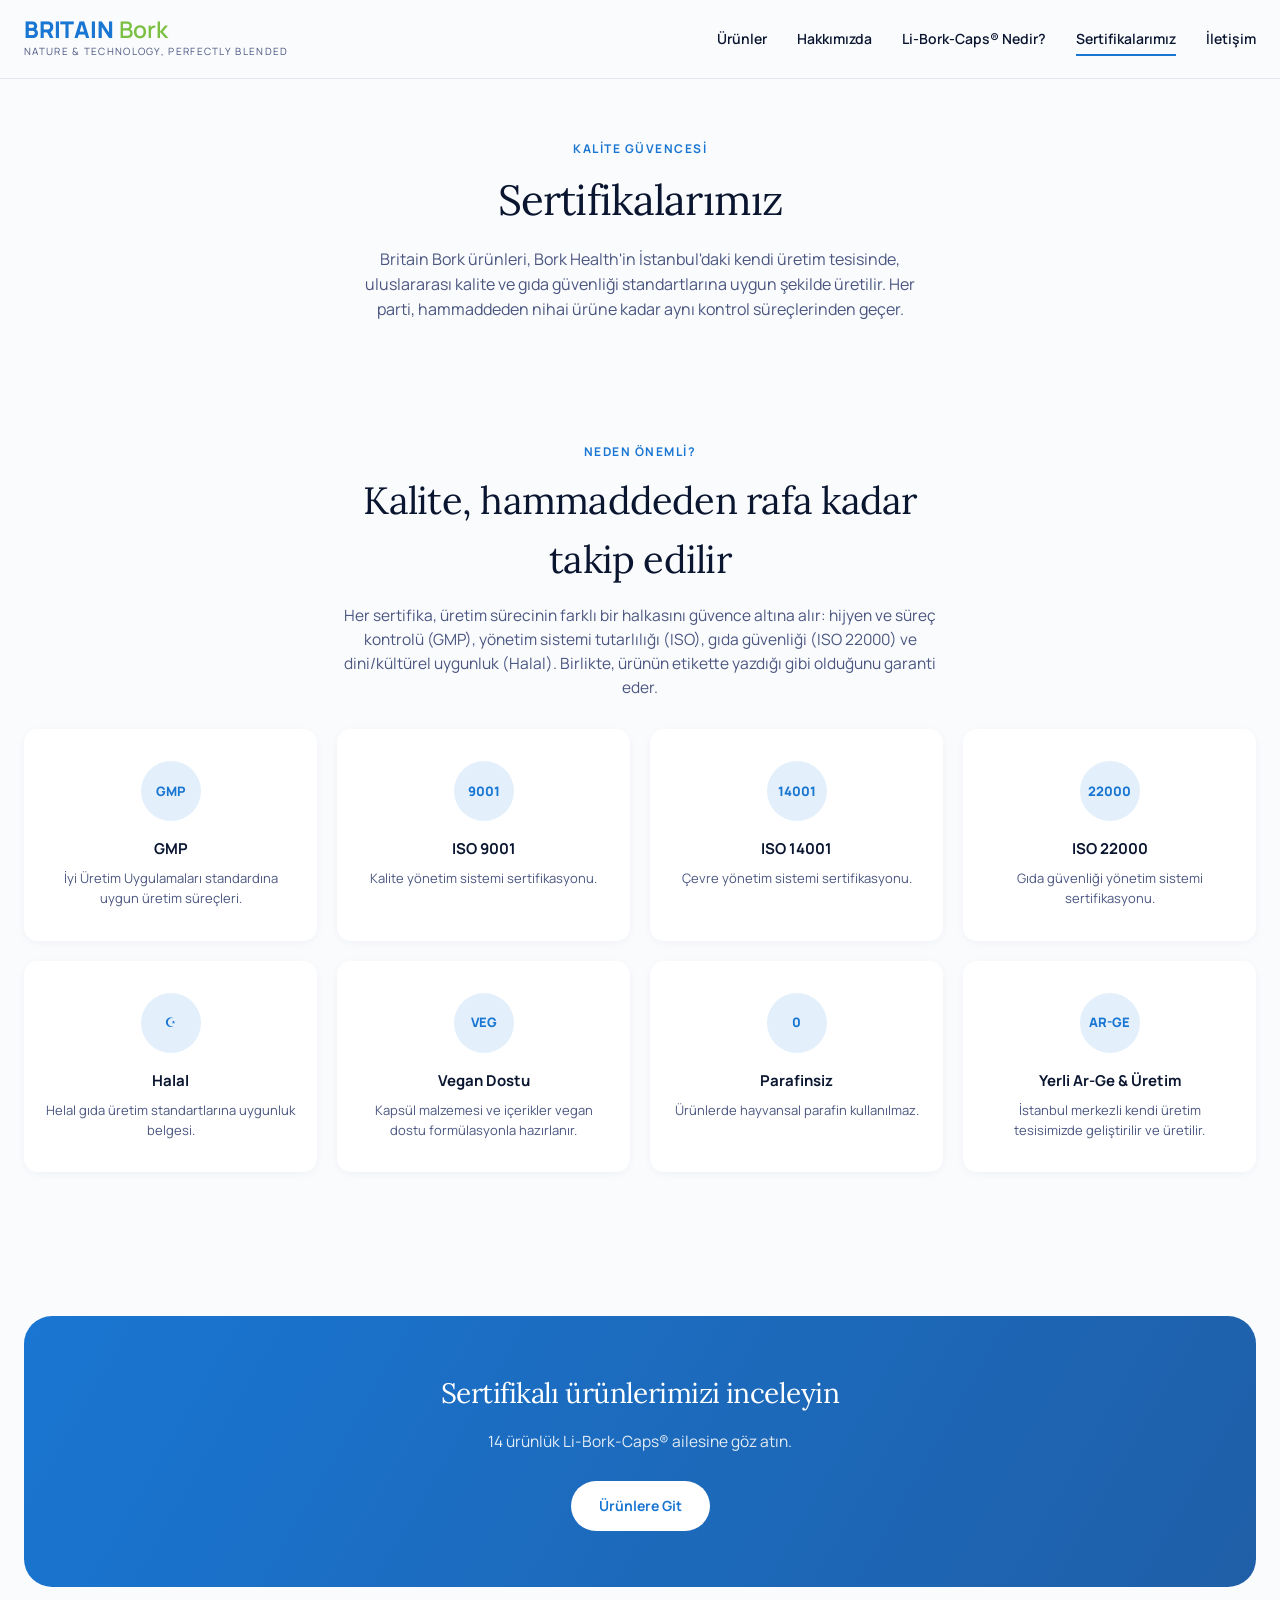
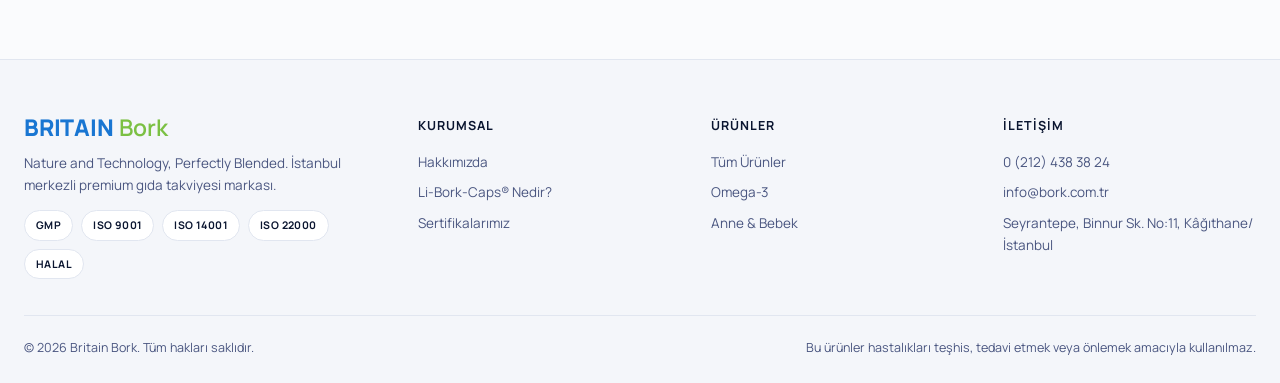
<file: sertifikalar.html>
<!DOCTYPE html>
<html lang="tr">
<head>
<meta charset="UTF-8">
<meta name="viewport" content="width=device-width, initial-scale=1.0">
<title>Sertifikalarımız | Britain Bork</title>
<meta name="description" content="Britain Bork, GMP, ISO 9001/14001/22000 ve Halal standartlarına uygun İstanbul'daki kendi üretim tesisinde, parafinsiz ve vegan dostu formüllerle üretilir.">
<link rel="canonical" href="https://culfacemal-hub.github.io/britain-bork-site/sertifikalar.html">
<meta property="og:type" content="website">
<meta property="og:title" content="Sertifikalarımız | Britain Bork">
<meta property="og:description" content="GMP, ISO 9001/14001/22000 ve Halal standartlarına uygun üretim.">
<link rel="preconnect" href="https://fonts.googleapis.com">
<link href="https://fonts.googleapis.com/css2?family=Lora:wght@400;500;600&family=Manrope:wght@400;500;600;700;800&display=swap" rel="stylesheet">
<link rel="stylesheet" href="css/style.css?v=11">
</head>
<body>

<div id="site-header" data-active="sertifikalar"></div>

<section class="page-hero">
  <div class="container-x">
    <div class="eyebrow">Kalite Güvencesi</div>
    <h1>Sertifikalarımız</h1>
    <p>Britain Bork ürünleri, Bork Health'in İstanbul'daki kendi üretim tesisinde, uluslararası kalite ve gıda güvenliği standartlarına uygun şekilde üretilir. Her parti, hammaddeden nihai ürüne kadar aynı kontrol süreçlerinden geçer.</p>
  </div>
</section>

<section class="section">
  <div class="container-x">
    <div class="section-head" style="margin-bottom:30px;">
      <div class="eyebrow">Neden önemli?</div>
      <h2>Kalite, hammaddeden rafa kadar takip edilir</h2>
      <p>Her sertifika, üretim sürecinin farklı bir halkasını güvence altına alır: hijyen ve süreç kontrolü (GMP), yönetim sistemi tutarlılığı (ISO), gıda güvenliği (ISO 22000) ve dini/kültürel uygunluk (Halal). Birlikte, ürünün etikette yazdığı gibi olduğunu garanti eder.</p>
    </div>
    <div class="cert-grid">
      <div class="cert-card"><div class="cert-badge">GMP</div><h4>GMP</h4><p>İyi Üretim Uygulamaları standardına uygun üretim süreçleri.</p></div>
      <div class="cert-card"><div class="cert-badge">9001</div><h4>ISO 9001</h4><p>Kalite yönetim sistemi sertifikasyonu.</p></div>
      <div class="cert-card"><div class="cert-badge">14001</div><h4>ISO 14001</h4><p>Çevre yönetim sistemi sertifikasyonu.</p></div>
      <div class="cert-card"><div class="cert-badge">22000</div><h4>ISO 22000</h4><p>Gıda güvenliği yönetim sistemi sertifikasyonu.</p></div>
      <div class="cert-card"><div class="cert-badge">☪</div><h4>Halal</h4><p>Helal gıda üretim standartlarına uygunluk belgesi.</p></div>
      <div class="cert-card"><div class="cert-badge">VEG</div><h4>Vegan Dostu</h4><p>Kapsül malzemesi ve içerikler vegan dostu formülasyonla hazırlanır.</p></div>
      <div class="cert-card"><div class="cert-badge">0</div><h4>Parafinsiz</h4><p>Ürünlerde hayvansal parafin kullanılmaz.</p></div>
      <div class="cert-card"><div class="cert-badge">AR-GE</div><h4>Yerli Ar-Ge &amp; Üretim</h4><p>İstanbul merkezli kendi üretim tesisimizde geliştirilir ve üretilir.</p></div>
    </div>
  </div>
</section>

<section class="section">
  <div class="container-x">
    <div class="cta-band">
      <h2>Sertifikalı ürünlerimizi inceleyin</h2>
      <p>14 ürünlük Li-Bork-Caps® ailesine göz atın.</p>
      <a href="urunler.html" class="btn btn-primary">Ürünlere Git</a>
    </div>
  </div>
</section>

<div id="site-footer"></div>

<script src="js/partials.js?v=2"></script>
<script src="js/main.js?v=11"></script>
</body>
</html>
</file>
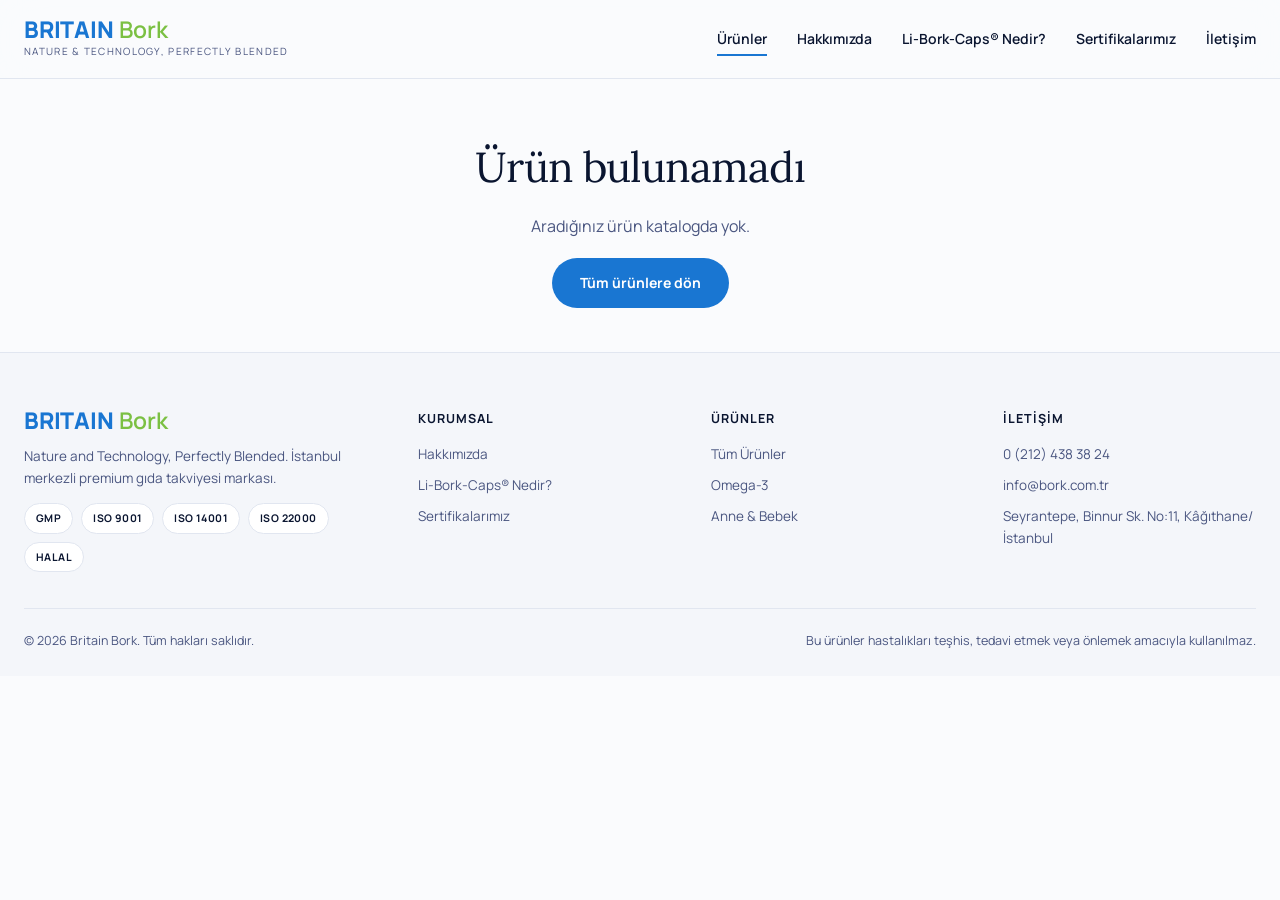
<file: urun.html>
<!DOCTYPE html>
<html lang="tr">
<head>
<meta charset="UTF-8">
<meta name="viewport" content="width=device-width, initial-scale=1.0">
<title>Ürün | Britain Bork</title>
<meta name="description" content="Britain Bork Li-Bork-Caps® ürün detayı: içerik, kullanım şekli ve uyarılar.">
<meta property="og:type" content="website">
<link rel="preconnect" href="https://fonts.googleapis.com">
<link href="https://fonts.googleapis.com/css2?family=Lora:wght@400;500;600&family=Manrope:wght@400;500;600;700;800&display=swap" rel="stylesheet">
<link rel="stylesheet" href="css/style.css?v=11">
</head>
<body>

<div id="site-header" data-active="urunler"></div>

<main id="product-root"></main>

<div id="site-footer"></div>

<script src="js/products.js?v=3"></script>
<script src="js/product-details.js?v=1"></script>
<script src="js/partials.js?v=2"></script>
<script src="js/product-page.js?v=1"></script>
<script src="js/main.js?v=11"></script>
</body>
</html>
</file>
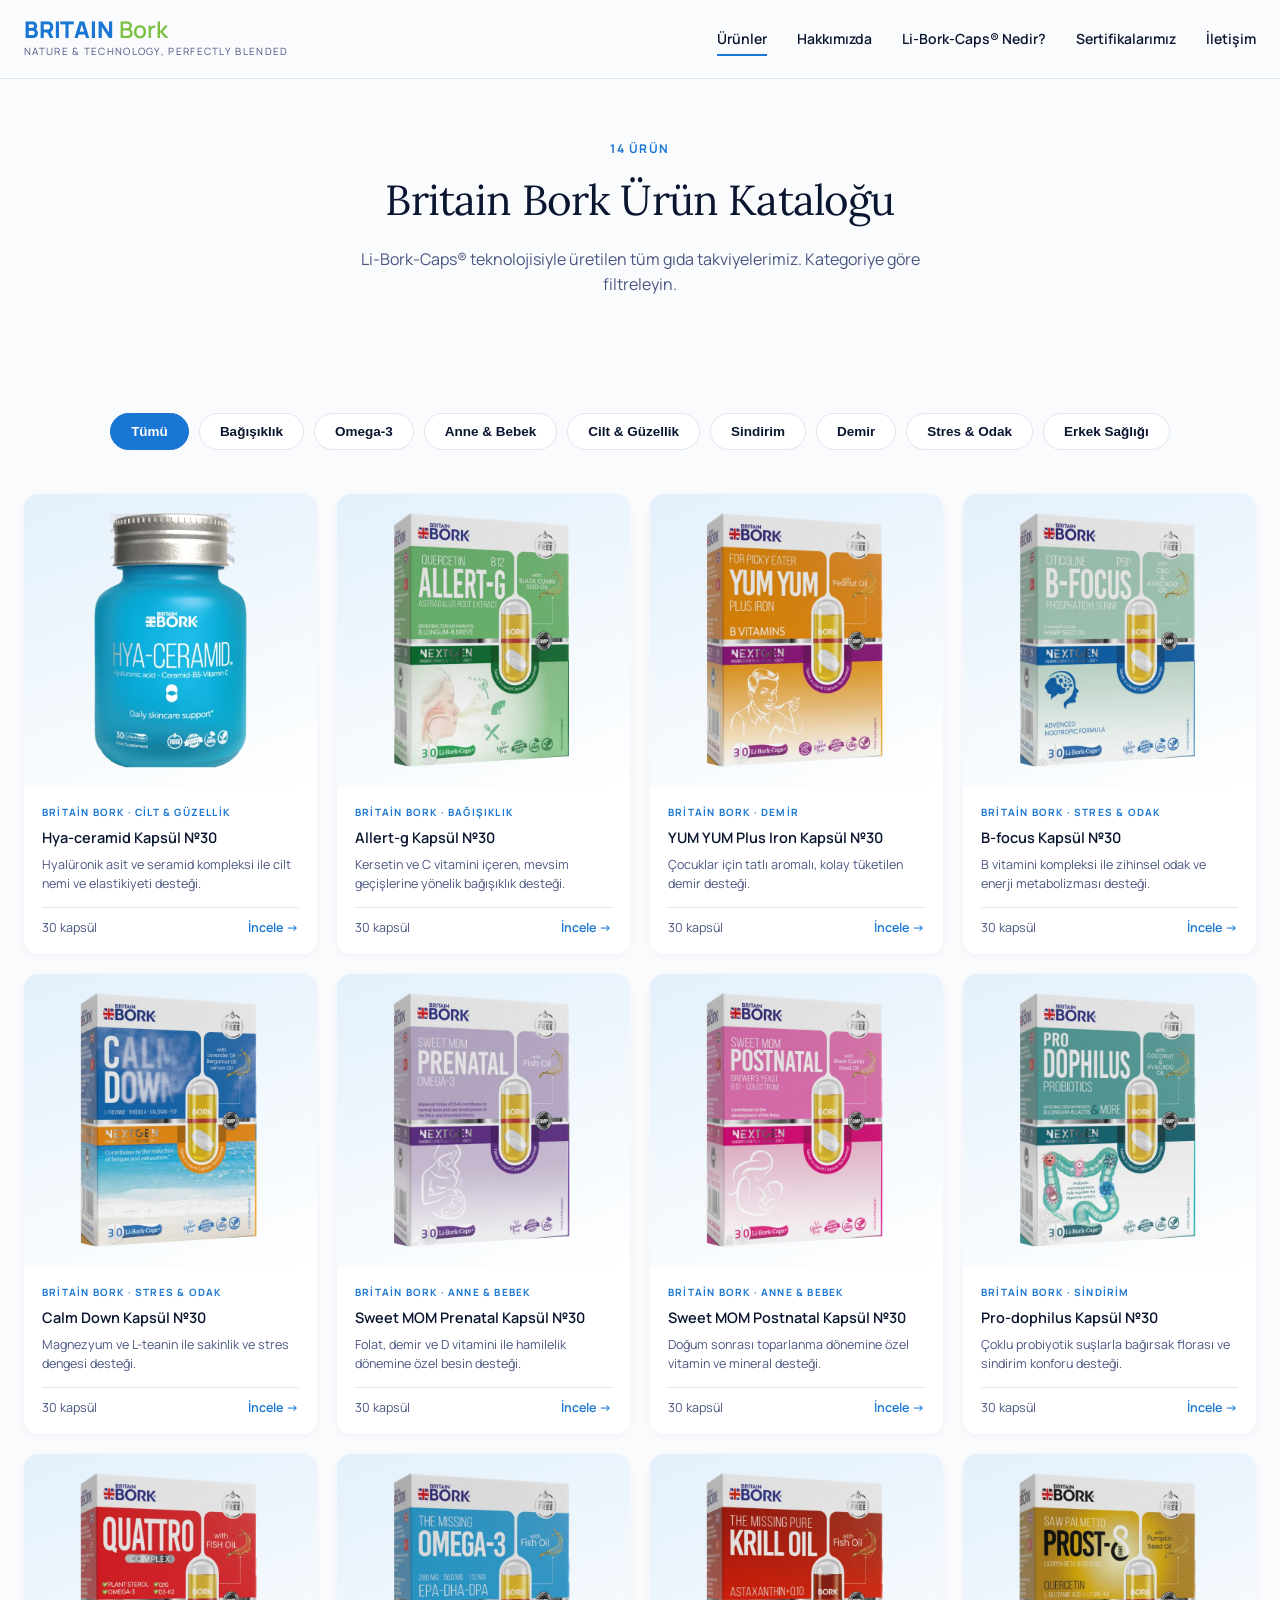
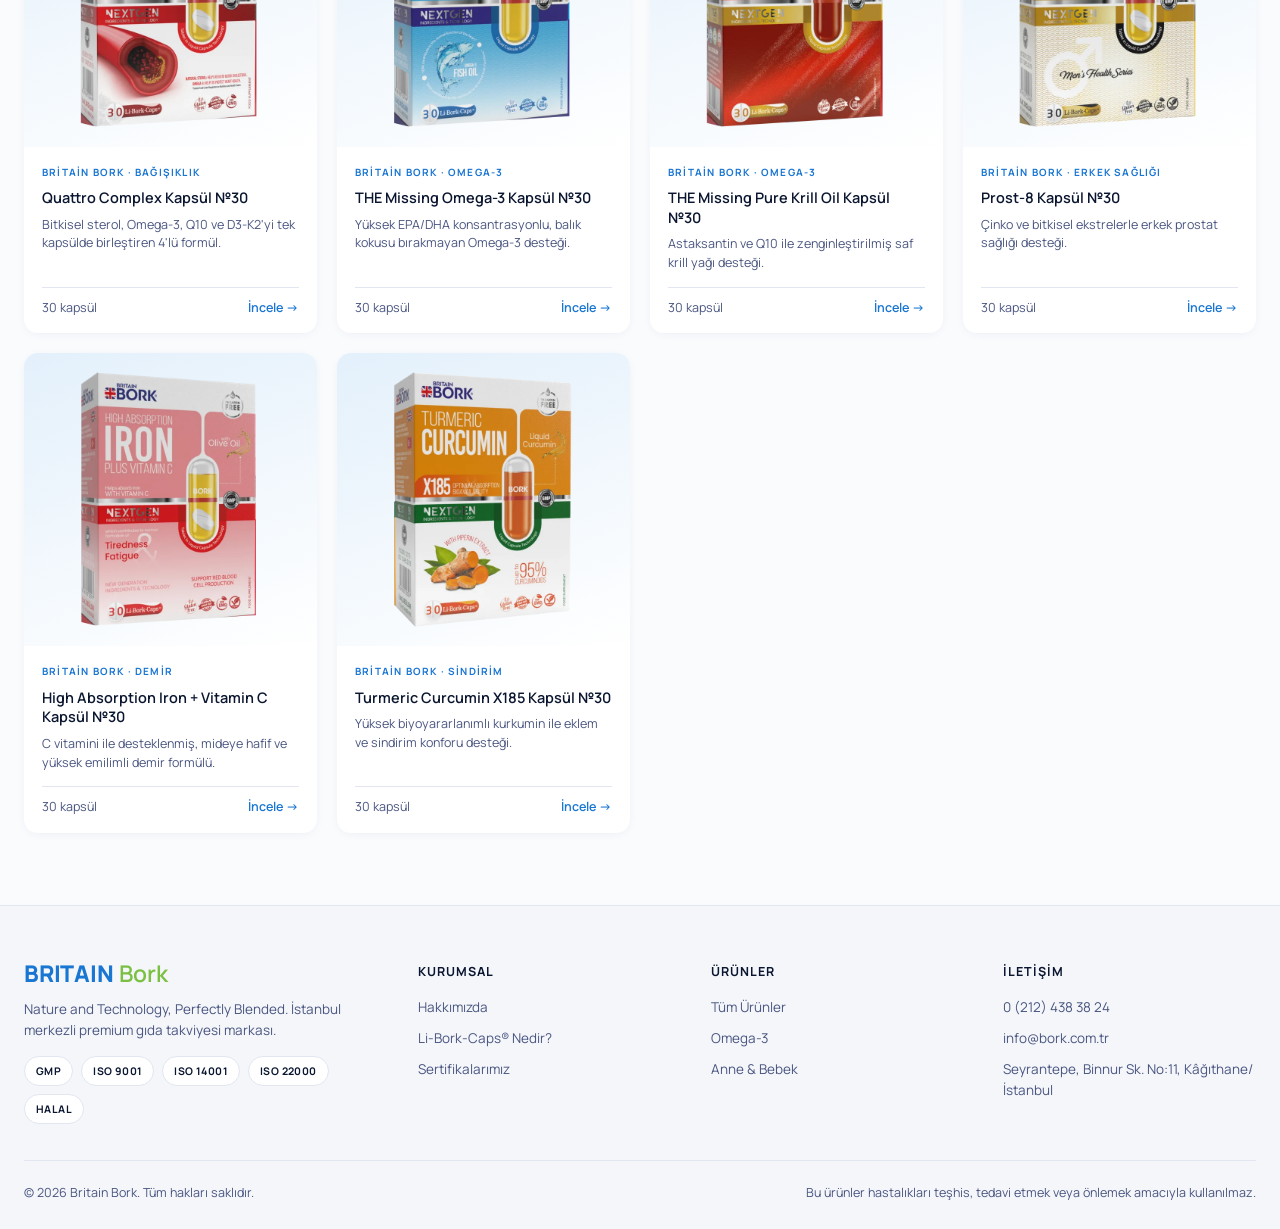
<file: urunler.html>
<!DOCTYPE html>
<html lang="tr">
<head>
<meta charset="UTF-8">
<meta name="viewport" content="width=device-width, initial-scale=1.0">
<title>Ürünler | Britain Bork</title>
<meta name="description" content="Britain Bork'un 14 ürünlük Li-Bork-Caps® kataloğu: omega-3, bağışıklık, anne-bebek, cilt, sindirim, demir, stres ve erkek sağlığı kategorilerinde likit kapsül takviyeleri.">
<link rel="canonical" href="https://culfacemal-hub.github.io/britain-bork-site/urunler.html">
<meta property="og:type" content="website">
<meta property="og:title" content="Ürünler | Britain Bork">
<meta property="og:description" content="14 ürünlük Li-Bork-Caps® kataloğu — kategoriye göre filtreleyin.">
<link rel="preconnect" href="https://fonts.googleapis.com">
<link href="https://fonts.googleapis.com/css2?family=Lora:wght@400;500;600&family=Manrope:wght@400;500;600;700;800&display=swap" rel="stylesheet">
<link rel="stylesheet" href="css/style.css?v=11">
</head>
<body>

<div id="site-header" data-active="urunler"></div>

<section class="page-hero">
  <div class="container-x">
    <div class="eyebrow">14 Ürün</div>
    <h1>Britain Bork Ürün Kataloğu</h1>
    <p>Li-Bork-Caps® teknolojisiyle üretilen tüm gıda takviyelerimiz. Kategoriye göre filtreleyin.</p>
  </div>
</section>

<section class="section">
  <div class="container-x">
    <div class="filter-bar">
      <button class="filter-chip active" data-filter="all">Tümü</button>
      <button class="filter-chip" data-filter="bagisiklik">Bağışıklık</button>
      <button class="filter-chip" data-filter="omega">Omega-3</button>
      <button class="filter-chip" data-filter="anne-bebek">Anne &amp; Bebek</button>
      <button class="filter-chip" data-filter="cilt">Cilt &amp; Güzellik</button>
      <button class="filter-chip" data-filter="sindirim">Sindirim</button>
      <button class="filter-chip" data-filter="demir">Demir</button>
      <button class="filter-chip" data-filter="stres">Stres &amp; Odak</button>
      <button class="filter-chip" data-filter="prostat">Erkek Sağlığı</button>
    </div>

    <div class="product-grid" data-render="all"></div>
  </div>
</section>

<div id="site-footer"></div>

<script src="js/products.js?v=3"></script>
<script src="js/partials.js?v=2"></script>
<script src="js/main.js?v=11"></script>
</body>
</html>
</file>
<file: css/style.css>
:root{
  --paper:#FAFBFD;
  --paper-warm:#F4F6FA;
  --ink:#0A1530;
  --ink-soft:#4A5680;
  --blue:#1976D2;
  --blue-light:#E3F0FB;
  --green:#7BC043;
  --line:#E1E6F0;
  --radius:14px;
  --shadow-card:0 2px 12px -4px rgba(13,47,102,.10);
  --shadow-card-hover:0 20px 40px -15px rgba(13,47,102,.18);
}

*{box-sizing:border-box;margin:0;padding:0;}
html{scroll-behavior:smooth;}
body{
  font-family:'Manrope', system-ui, sans-serif;
  color:var(--ink);
  background:var(--paper);
  line-height:1.55;
  -webkit-font-smoothing:antialiased;
}
img{max-width:100%;display:block;}
a{color:inherit;text-decoration:none;}
ul{list-style:none;}
.container-x{max-width:1380px;margin:0 auto;padding:0 24px;}
h1,h2,h3{font-family:'Lora', Georgia, serif;letter-spacing:-0.02em;}

/* NAV */
.site-nav{
  position:sticky;top:0;z-index:50;
  background:rgba(250,251,253,.85);
  backdrop-filter:blur(20px);
  border-bottom:1px solid var(--line);
}
.nav-inner{
  max-width:1600px;margin:0 auto;padding:18px 24px;
  display:flex;align-items:center;justify-content:space-between;
}
.logo{display:flex;flex-direction:column;gap:3px;align-items:flex-start;}
.logo-mark{display:flex;align-items:baseline;gap:6px;line-height:1;}
.logo-mark .lhs{font-weight:800;font-size:23px;letter-spacing:-.01em;color:var(--blue);font-family:'Manrope',sans-serif;}
.logo-mark .rhs{font-weight:600;font-size:23px;letter-spacing:-.01em;color:var(--green);font-family:'Manrope',sans-serif;}
.logo-sub{font-size:10px;color:var(--ink-soft);text-transform:uppercase;letter-spacing:1.3px;}
.main-nav{display:flex;align-items:center;gap:30px;}
.main-nav a{
  font-size:14px;font-weight:600;color:var(--ink);position:relative;padding:4px 0;
}
.main-nav a::after{
  content:'';position:absolute;left:0;bottom:-2px;width:0;height:2px;background:var(--blue);
  transition:width .3s ease;
}
.main-nav a:hover::after,.main-nav a.active::after{width:100%;}
.nav-toggle{display:none;background:none;border:0;font-size:22px;color:var(--ink);cursor:pointer;}
@media (max-width:900px){
  .main-nav{
    position:absolute;top:100%;left:0;right:0;background:var(--paper);
    flex-direction:column;align-items:flex-start;gap:16px;padding:20px 24px;
    border-bottom:1px solid var(--line);display:none;
  }
  .main-nav.open{display:flex;}
  .nav-toggle{display:block;}
}

/* HERO */
.hero{position:relative;overflow:hidden;background:var(--paper);}
.hero-media{position:absolute;inset:0;}
.hero-video{display:block;width:100%;height:100%;object-fit:cover;object-position:right center;}
.hero-video-mobile{display:none;}
.hero-fade{position:absolute;left:0;right:0;bottom:0;height:80px;background:linear-gradient(to bottom,rgba(250,251,253,0),var(--paper));}
.hero-inner{position:relative;z-index:1;display:flex;align-items:center;min-height:clamp(480px,41.7vw,820px);}
.hero-copy{max-width:48%;padding:48px 0;}
.hero-eyebrow{
  display:inline-flex;font-size:12px;font-weight:700;letter-spacing:1.5px;color:var(--blue);
  text-transform:uppercase;margin-bottom:22px;
}
.hero h1{
  font-size:clamp(30px,3.5vw,56px);font-weight:400;line-height:1.05;letter-spacing:-0.035em;color:var(--ink);margin-bottom:20px;
}
.hero h1 em{font-style:normal;color:var(--blue);}
.hero p{color:var(--ink-soft);font-size:17px;line-height:1.65;max-width:500px;margin-bottom:32px;}
@media (max-width:900px){
  .hero-media{position:relative;inset:auto;}
  .hero-video-desktop{display:none;}
  .hero-video-mobile{display:block;height:auto;aspect-ratio:4/3;object-position:center;}
  .hero-inner{min-height:0;}
  .hero-copy{max-width:100%;padding:8px 0 48px;}
  .hero h1{font-weight:400;line-height:1.15;letter-spacing:-0.02em;}
}

/* BUTTONS */
.btn{
  display:inline-flex;align-items:center;gap:8px;padding:14px 28px;border-radius:999px;
  font-weight:700;font-size:14px;cursor:pointer;border:none;transition:all .25s ease;
}
.btn-primary{background:var(--blue);color:#fff;}
.btn-primary:hover{background:#1660b0;transform:translateY(-2px);box-shadow:0 14px 24px -10px rgba(25,118,210,.45);}
.btn-outline{background:#fff;border:1.5px solid var(--line);color:var(--ink);}
.btn-outline:hover{border-color:var(--blue);color:var(--blue);}

/* SECTIONS */
.section{padding:72px 0;}
.section-head{text-align:center;max-width:620px;margin:0 auto 42px;}
.eyebrow{
  font-size:12px;font-weight:700;letter-spacing:1.5px;color:var(--blue);text-transform:uppercase;
  display:inline-block;margin-bottom:10px;
}
.section-head h2{font-size:clamp(26px,3vw,38px);font-weight:400;color:var(--ink);}
.section-head p{color:var(--ink-soft);margin-top:14px;font-size:15.5px;}

/* CATEGORY CARDS */
.categories{display:grid;grid-template-columns:repeat(4,1fr);gap:16px;}
.category-card{
  background:#fff;border-radius:var(--radius);padding:30px 20px;text-align:center;
  box-shadow:var(--shadow-card);transition:all .3s ease;
}
.category-card:hover{box-shadow:var(--shadow-card-hover);transform:translateY(-4px);}
.category-card svg{width:52px;height:52px;color:var(--blue);margin:0 auto 18px;}
.category-card .cat-title{font-weight:600;color:var(--ink);font-size:15.5px;margin-bottom:8px;}
.category-card .cat-link{color:var(--ink-soft);font-size:12.5px;display:inline-flex;align-items:center;gap:6px;}
@media (max-width:760px){.categories{grid-template-columns:repeat(2,1fr);}}

/* PRODUCT GRID */
.product-grid{display:grid;grid-template-columns:repeat(4,1fr);gap:20px;}
.product-card{
  background:#fff;border-radius:var(--radius);overflow:hidden;box-shadow:var(--shadow-card);
  transition:all .3s ease;display:flex;flex-direction:column;
}
.product-card:hover{box-shadow:var(--shadow-card-hover);transform:translateY(-4px);}
.product-thumb{
  aspect-ratio:1/1;background:linear-gradient(160deg,var(--blue-light),#fff);
  display:flex;align-items:center;justify-content:center;padding:14px;
}
.product-thumb img{max-height:100%;max-width:100%;object-fit:contain;}
.product-body{padding:18px 18px 16px;flex:1;display:flex;flex-direction:column;}
.product-tag{font-size:10px;font-weight:700;letter-spacing:1.2px;color:var(--blue);text-transform:uppercase;margin-bottom:8px;}
.product-card h4{font-family:'Manrope',sans-serif;font-weight:600;font-size:14.5px;color:var(--ink);line-height:1.35;margin-bottom:8px;}
.product-desc{color:var(--ink-soft);font-size:12.5px;line-height:1.5;margin-bottom:14px;flex:1;}
.product-meta{font-size:12.5px;color:var(--ink-soft);display:flex;justify-content:space-between;align-items:center;padding-top:10px;border-top:1px solid var(--line);}
.product-meta .arrow{transition:transform .25s ease;}
.product-card:hover .product-meta .arrow{transform:translateX(4px);color:var(--blue);}
@media (max-width:980px){.product-grid{grid-template-columns:repeat(2,1fr);}}

/* FILTER CHIPS */
.filter-bar{display:flex;flex-wrap:wrap;gap:10px;justify-content:center;margin-bottom:44px;}
.filter-chip{
  padding:10px 20px;border-radius:999px;border:1.5px solid var(--line);
  font-size:13.5px;font-weight:600;color:var(--ink);cursor:pointer;background:#fff;
  transition:all .2s ease;
}
.filter-chip.active,.filter-chip:hover{background:var(--blue);color:#fff;border-color:var(--blue);}

/* TESTIMONIALS */
.testimonials{display:grid;grid-template-columns:repeat(3,1fr);gap:20px;}
.testimonial{background:#fff;border-radius:var(--radius);box-shadow:var(--shadow-card);padding:26px;}
.stars{color:#f0b429;letter-spacing:2px;margin-bottom:14px;font-size:14px;}
.testimonial .quote{color:var(--ink);font-size:14.5px;font-style:italic;margin-bottom:16px;}
.testimonial .who{font-weight:700;color:var(--ink);font-size:13px;}
.testimonial .src{color:var(--ink-soft);font-size:12px;margin-top:2px;}
@media (max-width:900px){.testimonials{grid-template-columns:1fr;}}

/* SPLIT / ABOUT BLOCKS */
.split{display:grid;grid-template-columns:1fr 1fr;gap:56px;align-items:center;}
.split .visual{
  border-radius:24px;min-height:300px;background:linear-gradient(160deg,var(--blue-light),#fff);
  display:flex;align-items:center;justify-content:center;box-shadow:var(--shadow-card);padding:30px;
}
.split .visual img{max-height:320px;object-fit:contain;}
.split h2{font-size:30px;font-weight:400;color:var(--ink);margin-bottom:18px;}
.split p{color:var(--ink-soft);margin-bottom:14px;font-size:15.5px;}
@media (max-width:900px){.split{grid-template-columns:1fr;}}

.steps{display:grid;grid-template-columns:repeat(2,1fr);gap:20px;margin-top:10px;}
.step{background:#fff;border-radius:var(--radius);box-shadow:var(--shadow-card);padding:28px;}
.step .num{font-size:12px;font-weight:700;color:var(--blue);letter-spacing:1px;}
.step h3{font-family:'Manrope',sans-serif;color:var(--ink);font-size:17px;margin:10px 0 10px;font-weight:700;}
.step p{color:var(--ink-soft);font-size:14.5px;}
@media (max-width:700px){.steps{grid-template-columns:1fr;}}

/* CERTS */
.cert-grid{display:grid;grid-template-columns:repeat(4,1fr);gap:20px;}
.cert-card{background:#fff;border-radius:var(--radius);box-shadow:var(--shadow-card);padding:32px 20px;text-align:center;}
.cert-badge{
  width:60px;height:60px;border-radius:50%;margin:0 auto 16px;background:var(--blue-light);
  color:var(--blue);display:flex;align-items:center;justify-content:center;font-weight:800;font-size:13px;
}
.cert-card h4{font-family:'Manrope',sans-serif;color:var(--ink);font-size:15px;font-weight:700;margin-bottom:8px;}
.cert-card p{color:var(--ink-soft);font-size:13px;}
@media (max-width:980px){.cert-grid{grid-template-columns:repeat(2,1fr);}}

/* CONTACT */
.contact-wrap{display:grid;grid-template-columns:1fr 1.1fr;gap:50px;}
.contact-info .item{margin-bottom:24px;}
.contact-info .item .label{font-size:11px;letter-spacing:1px;color:var(--blue);font-weight:700;text-transform:uppercase;margin-bottom:6px;}
.contact-info .item .value{color:var(--ink);font-weight:600;font-size:15px;}
.contact-form{background:#fff;border-radius:var(--radius);box-shadow:var(--shadow-card);padding:32px;}
.contact-form label{font-size:13px;font-weight:700;color:var(--ink);display:block;margin-bottom:7px;}
.contact-form input,.contact-form textarea{
  width:100%;border:1.5px solid var(--line);border-radius:10px;background:var(--paper-warm);
  padding:13px 15px;margin-bottom:18px;font-family:inherit;font-size:14px;
}
.contact-form input:focus,.contact-form textarea:focus{outline:none;border-color:var(--blue);background:#fff;}
@media (max-width:860px){.contact-wrap{grid-template-columns:1fr;}}

/* CTA BAND */
.cta-band{
  background:linear-gradient(120deg,var(--blue),#1f5fa8);
  border-radius:28px;padding:56px 44px;text-align:center;color:#fff;
}
.cta-band h2{font-size:28px;font-weight:400;margin-bottom:14px;}
.cta-band p{opacity:.88;margin-bottom:28px;font-size:15.5px;}
.cta-band .btn-primary{background:#fff;color:var(--blue);}
.cta-band .btn-primary:hover{background:#f0f0f0;box-shadow:none;}

/* FOOTER */
.site-footer{background:var(--paper-warm);color:var(--ink-soft);border-top:1px solid var(--line);margin-top:0;padding:56px 0 26px;}
.footer-top{display:grid;grid-template-columns:1.4fr 1fr 1fr 1fr;gap:40px;margin-bottom:36px;}
.footer-top h5{font-size:12.5px;letter-spacing:1px;text-transform:uppercase;margin-bottom:16px;color:var(--ink);font-weight:700;}
.footer-top p{font-size:13.5px;margin-bottom:0;line-height:1.6;}
.footer-top a{color:var(--ink-soft);font-size:13.5px;display:block;margin-bottom:10px;}
.footer-top a:hover{color:var(--blue);}
.footer-bottom{
  border-top:1px solid var(--line);padding-top:22px;
  display:flex;justify-content:space-between;flex-wrap:wrap;gap:10px;font-size:12.5px;color:var(--ink-soft);
}
@media (max-width:860px){.footer-top{grid-template-columns:1fr 1fr;}}

.badge-row{display:flex;gap:8px;flex-wrap:wrap;margin-top:14px;}
.badge-row span{
  font-size:10.5px;font-weight:700;letter-spacing:.4px;color:var(--ink);
  background:#fff;border:1px solid var(--line);padding:6px 11px;border-radius:999px;
}

.page-hero{padding:56px 0 44px;text-align:center;position:relative;}
.page-hero h1{color:var(--ink);font-size:clamp(28px,4vw,42px);font-weight:400;margin-bottom:14px;}
.page-hero p{color:var(--ink-soft);max-width:580px;margin:0 auto;font-size:16px;}

/* TIMELINE */
.timeline{display:flex;flex-direction:column;gap:18px;}
.timeline-item{
  display:grid;grid-template-columns:110px 1fr;gap:28px;
  background:#fff;border-radius:var(--radius);box-shadow:var(--shadow-card);padding:26px 28px;
}
.timeline-item .year{font-family:'Lora',serif;font-size:26px;color:var(--blue);font-weight:600;}
.timeline-item h3{font-family:'Manrope',sans-serif;font-size:16.5px;color:var(--ink);font-weight:700;margin-bottom:8px;}
.timeline-item p{color:var(--ink-soft);font-size:14.5px;}
@media (max-width:700px){.timeline-item{grid-template-columns:1fr;gap:8px;}}

/* STATS */
.stats-grid{display:grid;grid-template-columns:repeat(3,1fr);gap:18px;}
.stat-card{background:#fff;border-radius:var(--radius);box-shadow:var(--shadow-card);padding:28px 20px;text-align:center;}
.stat-card .num{font-family:'Lora',serif;font-size:38px;color:var(--blue);font-weight:600;line-height:1;margin-bottom:10px;}
.stat-card .label{color:var(--ink-soft);font-size:13.5px;line-height:1.4;}
@media (max-width:860px){.stats-grid{grid-template-columns:repeat(2,1fr);}}
@media (max-width:540px){.stats-grid{grid-template-columns:1fr;}}

/* CHECK LISTS */
.check-card{background:#fff;border-radius:var(--radius);box-shadow:var(--shadow-card);padding:30px 32px;}
.check-card h3{font-family:'Manrope',sans-serif;font-size:17px;color:var(--ink);font-weight:700;margin-bottom:18px;}
.check-list{display:flex;flex-direction:column;gap:14px;}
.check-list li{display:flex;align-items:flex-start;gap:12px;color:var(--ink-soft);font-size:14.5px;line-height:1.5;list-style:none;}
.check-list li::before{
  content:'✓';flex-shrink:0;width:22px;height:22px;border-radius:50%;background:var(--blue-light);
  color:var(--blue);font-size:12px;font-weight:800;display:flex;align-items:center;justify-content:center;margin-top:1px;
}
.grid-2{display:grid;grid-template-columns:1fr 1fr;gap:20px;}
@media (max-width:860px){.grid-2{grid-template-columns:1fr;}}

/* LONG-FORM TEXT BLOCK */
.prose{max-width:820px;margin:0 auto;}
.prose h3{font-size:22px;color:var(--ink);font-weight:500;margin:36px 0 16px;}
.prose h3:first-child{margin-top:0;}
.prose p{color:var(--ink-soft);font-size:15.5px;margin-bottom:16px;line-height:1.75;}
.prose strong{color:var(--ink);font-weight:700;}

/* HERO CALLOUTS (synced to the capsule video) */
.hero-callout{position:absolute;left:0;top:0;width:0;height:0;opacity:0;transition:opacity .45s ease;pointer-events:none;--len:90px;}
.hero-callout.on{opacity:1;}
.hero-callout::before{content:'';position:absolute;left:-4px;top:-4px;width:8px;height:8px;border-radius:50%;background:var(--ink);box-shadow:0 0 0 4px rgba(255,255,255,.55);}
.hero-callout::after{content:'';position:absolute;left:-.5px;width:1px;height:var(--len);background:var(--ink);transform:scaleY(0);transition:transform .45s ease .1s;}
.hc-oil::after{bottom:0;transform-origin:bottom;}
.hc-tab::after{top:0;transform-origin:top;}
.hero-callout.on::after{transform:scaleY(1);}
.hc-label{
  position:absolute;white-space:nowrap;font-size:13px;color:var(--ink-soft);
  background:rgba(255,255,255,.82);backdrop-filter:blur(8px);border:1px solid var(--line);
  padding:7px 14px;border-radius:999px;box-shadow:var(--shadow-card);
  opacity:0;transition:opacity .4s ease .3s,transform .4s ease .3s;
}
.hc-label b{color:var(--ink);font-weight:700;margin-right:5px;}
.hc-oil .hc-label{bottom:var(--len);transform:translate(-50%,6px);}
.hc-tab .hc-label{top:var(--len);transform:translate(-78%,-6px);}
.hero-callout.on .hc-label{opacity:1;}
.hc-oil.on .hc-label{transform:translate(-50%,0);}
.hc-tab.on .hc-label{transform:translate(-78%,0);}
@media (max-width:900px){.hc-label{font-size:11px;padding:5px 10px;}}

/* MOTION */
@media (prefers-reduced-motion: no-preference){
  .hero-slide.active .hero-copy > *{animation:rise .8s cubic-bezier(.2,.7,.2,1) both;}
  .hero-slide.active .hero-copy > :nth-child(2){animation-delay:.12s;}
  .hero-slide.active .hero-copy > :nth-child(3){animation-delay:.24s;}
  .hero-slide.active .hero-copy > :nth-child(4){animation-delay:.36s;}
  .hero-slide.active .hero-copy > :nth-child(5){animation-delay:.42s;}
  .reveal{opacity:0;transform:translateY(22px);transition:opacity .7s ease,transform .7s cubic-bezier(.2,.7,.2,1);transition-delay:var(--d,0ms);}
  .reveal.in{opacity:1;transform:none;}
}
@keyframes rise{from{opacity:0;transform:translateY(20px);}to{opacity:1;transform:none;}}

/* HERO PUNCH */
.hero-eyebrow{align-items:center;gap:10px;background:rgba(255,255,255,.7);backdrop-filter:blur(8px);border:1px solid var(--line);padding:8px 16px;border-radius:999px;}
.live-dot{width:8px;height:8px;border-radius:50%;background:var(--green);box-shadow:0 0 0 0 rgba(123,192,67,.6);}
.hero h1,.hero-title{font-size:clamp(36px,4.6vw,72px);line-height:1.02;}
.hero h1 em,.hero-title em{font-style:normal;background:linear-gradient(100deg,#1976D2 0%,#d98a00 55%,#e0a100 100%);-webkit-background-clip:text;background-clip:text;color:transparent;}
.hero-stats{display:flex;gap:12px;flex-wrap:wrap;margin-bottom:30px;}
.hero-stat{background:rgba(255,255,255,.72);backdrop-filter:blur(10px);border:1px solid rgba(255,255,255,.9);border-radius:16px;padding:12px 18px;box-shadow:var(--shadow-card);min-width:112px;}
.hero-stat b{display:block;font-family:'Lora',serif;font-size:26px;font-weight:600;color:var(--ink);line-height:1.1;white-space:nowrap;}
.hero-stat span{font-size:12px;color:var(--ink-soft);}
.hero-stat b span{font-size:inherit;color:inherit;}
.hero-cta{display:flex;gap:12px;flex-wrap:wrap;}
.btn-glow{position:relative;overflow:hidden;box-shadow:0 12px 28px -10px rgba(25,118,210,.65);}
.btn-glow span{transition:transform .25s ease;}
.btn-glow:hover span{transform:translateX(4px);}
@media (prefers-reduced-motion: no-preference){
  .live-dot{animation:pulse 1.8s ease-out infinite;}
  .btn-glow::after{content:'';position:absolute;top:0;bottom:0;left:-60%;width:40%;background:linear-gradient(100deg,transparent,rgba(255,255,255,.45),transparent);transform:skewX(-20deg);animation:shine 3.2s ease-in-out infinite;}
}
@keyframes pulse{to{box-shadow:0 0 0 10px rgba(123,192,67,0);}}
@keyframes shine{0%,55%{left:-60%;}100%{left:130%;}}
@media (max-width:900px){
  .hero-eyebrow{font-size:10.5px;letter-spacing:1px;padding:7px 12px;}
  .hero-stats{display:grid;grid-template-columns:repeat(3,1fr);gap:8px;}
  .hero-stat{min-width:0;padding:10px 12px;}
  .hero-stat b{font-size:21px;}
  .hero-stat span{font-size:11px;}
}

/* HERO SLIDER */
.hero-slides{display:grid;}
.hero-slide{grid-area:1/1;position:relative;opacity:0;visibility:hidden;transition:opacity .9s ease,visibility 0s linear .9s;}
.hero-slide.active{opacity:1;visibility:visible;transition:opacity .9s ease;z-index:1;}
.hero-title{font-family:'Lora',Georgia,serif;font-weight:400;letter-spacing:-0.035em;color:var(--ink);margin-bottom:20px;}
.hero-nav{position:absolute;z-index:3;left:0;right:0;bottom:22px;display:flex;justify-content:center;gap:8px;}
.hero-dot{width:44px;height:20px;padding:8px 0;background:none;border:0;cursor:pointer;}
.hero-dot i{display:block;height:4px;border-radius:4px;background:rgba(10,21,48,.18);overflow:hidden;position:relative;}
.hero-dot i::after{content:'';position:absolute;inset:0;background:var(--blue);transform-origin:left;transform:scaleX(var(--p,0));}
.hero-dot:focus-visible{outline:2px solid var(--blue);outline-offset:2px;border-radius:6px;}
@media (max-width:900px){
  .hero-nav{position:static;padding:0 0 28px;}
  .hero-title{letter-spacing:-0.02em;line-height:1.15;}
}
.hero-nav{align-items:center;gap:10px;}
.hero-dot{width:56px;}
.hero-dot i{height:5px;background:rgba(10,21,48,.25);}
.hero-arrow{
  width:44px;height:44px;border-radius:50%;border:1px solid var(--line);background:rgba(255,255,255,.9);
  color:var(--ink);font-size:24px;line-height:1;cursor:pointer;box-shadow:var(--shadow-card);
  display:flex;align-items:center;justify-content:center;padding-bottom:3px;transition:all .2s ease;
}
.hero-arrow:hover{background:var(--blue);border-color:var(--blue);color:#fff;transform:scale(1.06);}
.hero-arrow:focus-visible{outline:2px solid var(--blue);outline-offset:2px;}
.hero-count{font-size:13px;color:var(--ink-soft);font-variant-numeric:tabular-nums;margin-left:4px;}
.hero-count b{color:var(--ink);}
@media (max-width:900px){.hero-dot{width:36px;}}

/* IMAGE BOXES: keep the square, whatever the img attributes say */
.product-thumb{position:relative;}
.product-thumb img{position:absolute;inset:14px;width:calc(100% - 28px);height:calc(100% - 28px);max-width:none;max-height:none;object-fit:contain;}
.split .visual img{width:auto;height:auto;max-width:100%;}

/* MOBILE */
@media (max-width:700px){
  .container-x{padding:0 18px;}
  .nav-inner{padding:10px 18px;}
  .logo-mark .lhs,.logo-mark .rhs{font-size:20px;}
  .logo-sub{font-size:9px;letter-spacing:1px;}
  .nav-toggle{width:44px;height:44px;margin-right:-10px;}
  .main-nav{gap:0;padding:8px 18px 14px;}
  .main-nav a{width:100%;padding:13px 0;font-size:16px;border-bottom:1px solid var(--line);}
  .main-nav a:last-child{border-bottom:0;}
  .main-nav a::after{display:none;}
  .main-nav a.active{color:var(--blue);}

  .section{padding:44px 0;}
  .section-head{margin-bottom:26px;}
  .section-head h2{font-size:25px;line-height:1.2;}
  .section-head p{font-size:15px;margin-top:10px;}
  .page-hero{padding:34px 0 20px;}
  .page-hero h1{font-size:28px;line-height:1.2;}
  .page-hero p{font-size:15px;}

  .hero-copy{padding:4px 0 26px;}
  .hero h1,.hero-title{font-size:34px;}
  .hero p{font-size:15.5px;line-height:1.55;margin-bottom:20px;}
  .hero-stats{margin-bottom:20px;}
  .hero-cta{display:grid;grid-template-columns:1fr 1fr;gap:10px;}
  .hero-cta .btn{justify-content:center;padding:14px 10px;font-size:13.5px;}
  .hero-nav{padding:0 0 22px;gap:6px;}
  .hero-dot{height:44px;padding:20px 0;}
  .hero-count{display:none;}

  .categories{gap:10px;}
  .category-card{padding:18px 10px;}
  .category-card svg{width:36px;height:36px;margin-bottom:10px;}
  .category-card .cat-title{font-size:14px;margin-bottom:4px;}

  .steps{gap:12px;}
  .step,.check-card,.timeline-item{padding:20px;}
  .step h3{font-size:16px;margin:8px 0 6px;}

  .product-grid{gap:10px;}
  .product-thumb img{inset:8px;width:calc(100% - 16px);height:calc(100% - 16px);}
  .product-body{padding:12px 12px 10px;}
  .product-tag{font-size:9.5px;letter-spacing:.6px;margin-bottom:6px;}
  .product-card h4{font-size:13.5px;margin-bottom:6px;}
  .product-desc{font-size:12px;margin-bottom:10px;display:-webkit-box;-webkit-line-clamp:3;-webkit-box-orient:vertical;overflow:hidden;}
  .product-meta{font-size:12px;padding-top:8px;}

  .filter-bar{flex-wrap:nowrap;justify-content:flex-start;overflow-x:auto;margin:0 -18px 22px;padding:2px 18px 8px;scrollbar-width:none;-webkit-overflow-scrolling:touch;}
  .filter-bar::-webkit-scrollbar{display:none;}
  .filter-chip{flex:none;padding:11px 16px;}

  .testimonials{display:flex;overflow-x:auto;scroll-snap-type:x mandatory;gap:12px;margin:0 -18px;padding:4px 18px 12px;scrollbar-width:none;}
  .testimonials::-webkit-scrollbar{display:none;}
  .testimonial{flex:none;width:84%;scroll-snap-align:center;padding:20px;}

  .split{gap:24px;}
  .split .visual{min-height:0;padding:20px;}
  .split .visual img{max-height:220px;}
  .split h2{font-size:24px;margin-bottom:12px;}
  .stats-grid{grid-template-columns:repeat(2,1fr);gap:10px;}
  .stat-card{padding:18px 10px;}
  .stat-card .num{font-size:26px;}
  .stat-card .label{font-size:12.5px;}
  .cert-grid{gap:10px;}
  .cert-card{padding:20px 12px;}
  .prose h3{font-size:20px;margin:26px 0 12px;}
  .prose p{font-size:15px;line-height:1.65;}

  .contact-wrap{gap:26px;}
  .contact-form{padding:20px;}
  .contact-form input,.contact-form textarea{font-size:16px;}

  .cta-band{padding:34px 20px;border-radius:20px;}
  .cta-band h2{font-size:23px;line-height:1.2;}
  .cta-band p{font-size:14.5px;margin-bottom:20px;}
  .cta-band .btn{margin:6px 0 0 !important;width:100%;justify-content:center;}

  .site-footer{padding:36px 0 20px;}
  .footer-top{gap:22px 16px;margin-bottom:22px;}
  .footer-top > div:first-child{grid-column:1 / -1;}
  .footer-top h5{margin-bottom:6px;}
  .footer-top a{margin-bottom:0;padding:10px 0;}
  .footer-bottom{font-size:12px;padding-top:16px;}
}

/* PRODUCT PAGE */
.pd-top{padding:28px 0 56px;}
.pd-crumbs{font-size:13px;color:var(--ink-soft);margin-bottom:24px;}
.pd-crumbs a:hover{color:var(--blue);}
.pd-crumbs span{color:var(--ink);}
.pd-grid{display:grid;grid-template-columns:1fr 1fr;gap:56px;align-items:start;}
.pd-photo{position:sticky;top:96px;aspect-ratio:1/1;border-radius:24px;background:linear-gradient(160deg,var(--blue-light),#fff);box-shadow:var(--shadow-card);padding:28px;}
.pd-photo img{width:100%;height:100%;object-fit:contain;}
.pd-info h1{font-size:clamp(28px,3.4vw,44px);font-weight:400;line-height:1.1;margin:6px 0 14px;}
.pd-tagline{color:var(--ink-soft);font-size:17px;line-height:1.6;margin-bottom:24px;}
.pd-facts{display:grid;grid-template-columns:1fr 1fr;gap:10px;margin-bottom:28px;}
.pd-fact{background:#fff;border:1px solid var(--line);border-radius:14px;padding:12px 16px;}
.pd-fact span{display:block;font-size:11px;letter-spacing:1px;text-transform:uppercase;color:var(--blue);font-weight:700;margin-bottom:4px;}
.pd-fact b{font-size:14.5px;color:var(--ink);font-weight:600;}
.pd-table-wrap{max-width:820px;margin:0 auto;background:#fff;border-radius:var(--radius);box-shadow:var(--shadow-card);overflow:hidden;}
.pd-table{width:100%;border-collapse:collapse;font-size:15px;}
.pd-table th{text-align:left;font-size:11.5px;letter-spacing:1px;text-transform:uppercase;color:var(--ink-soft);padding:14px 20px;background:var(--paper-warm);}
.pd-table td{padding:13px 20px;border-top:1px solid var(--line);color:var(--ink);}
.pd-table td:last-child,.pd-table th:last-child{text-align:right;font-weight:700;white-space:nowrap;}
.pd-faq{max-width:820px;margin:0 auto;display:flex;flex-direction:column;gap:10px;}
.pd-faq details{background:#fff;border-radius:var(--radius);box-shadow:var(--shadow-card);padding:0 20px;}
.pd-faq summary{cursor:pointer;font-weight:700;color:var(--ink);padding:18px 28px 18px 0;list-style:none;position:relative;}
.pd-faq summary::-webkit-details-marker{display:none;}
.pd-faq summary::after{content:'+';position:absolute;right:0;top:14px;font-size:22px;font-weight:400;color:var(--blue);}
.pd-faq details[open] summary::after{content:'–';}
.pd-faq details p{color:var(--ink-soft);font-size:15px;line-height:1.65;padding-bottom:18px;}
.pd-note{font-size:13px !important;margin-top:24px;padding-top:18px;border-top:1px solid var(--line);}
a.product-card{color:inherit;}
.product-meta .arrow{color:var(--blue);font-weight:600;}
@media (max-width:900px){
  .pd-top{padding:16px 0 36px;}
  .pd-grid{grid-template-columns:1fr;gap:22px;}
  .pd-photo{position:static;max-width:420px;margin:0 auto;width:100%;padding:18px;}
  .pd-tagline{font-size:15.5px;margin-bottom:18px;}
  .pd-table th,.pd-table td{padding:12px 14px;font-size:14px;}
}
</file>
